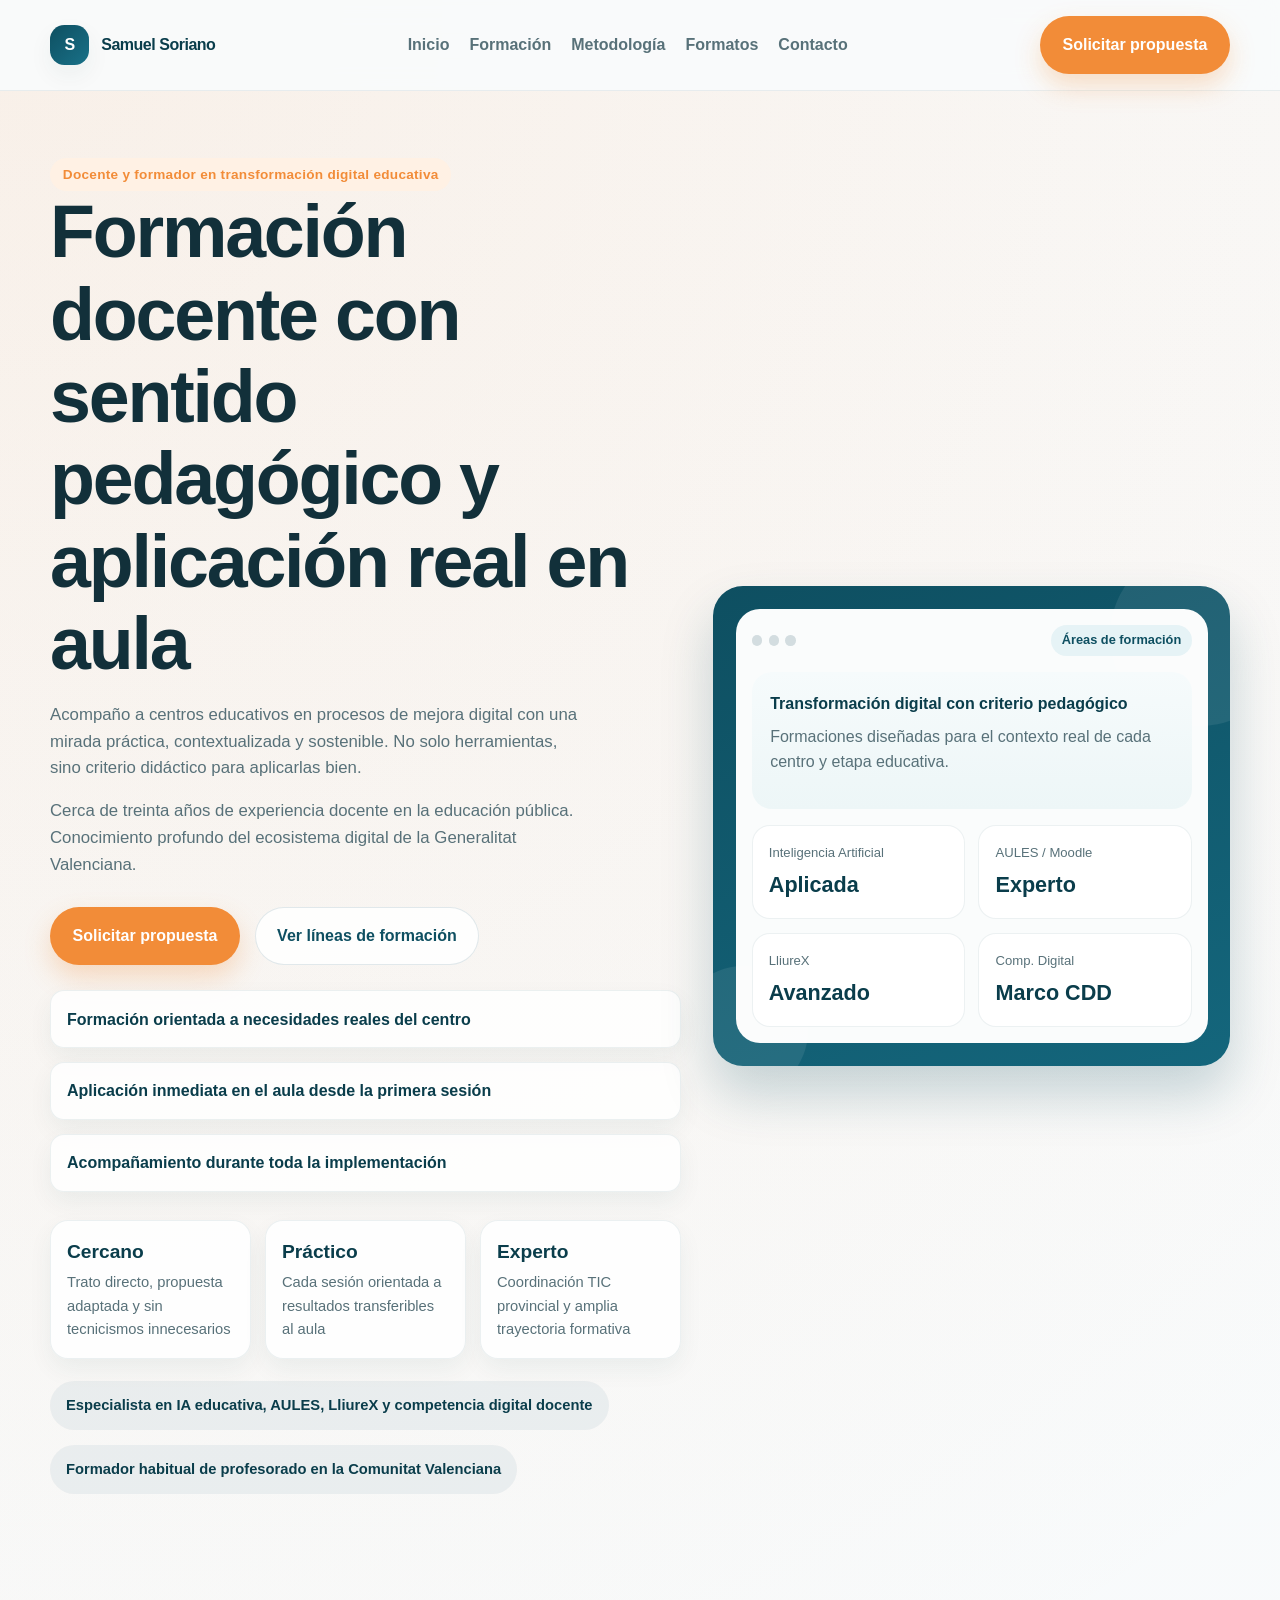
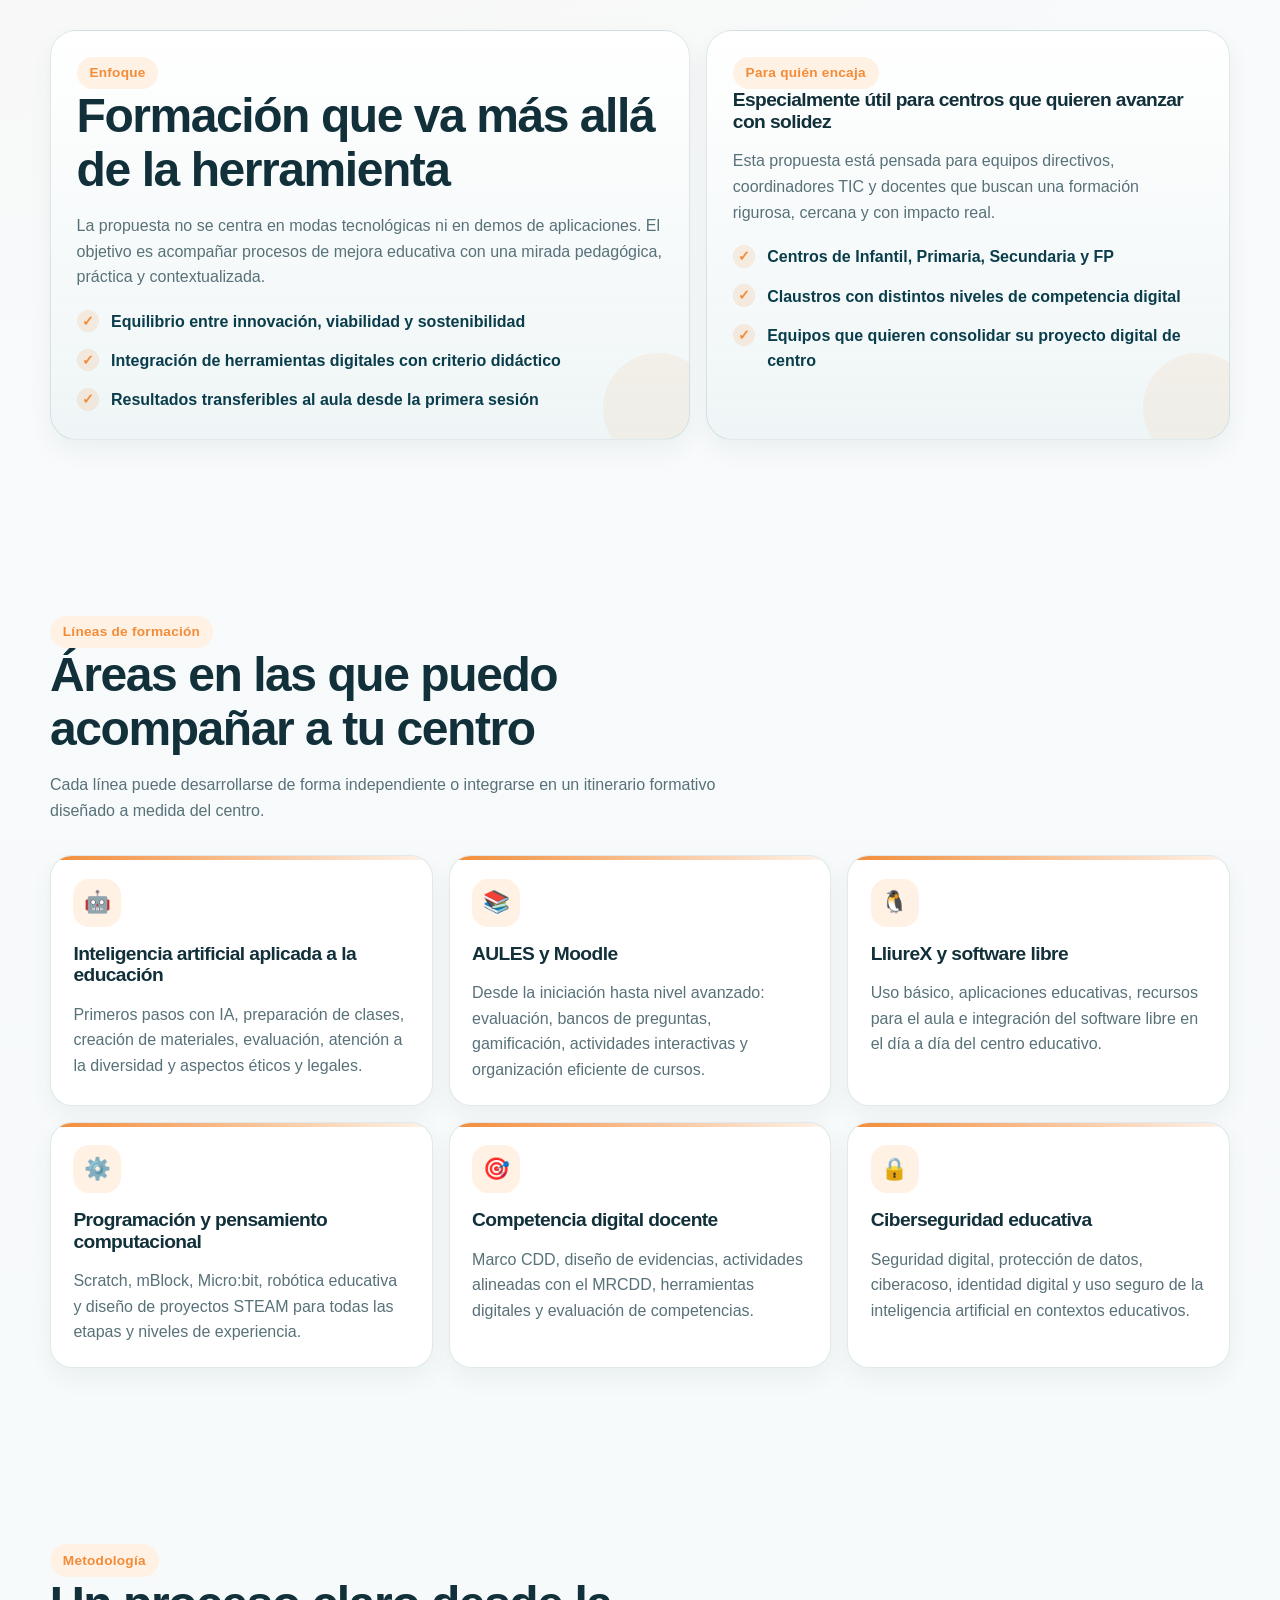
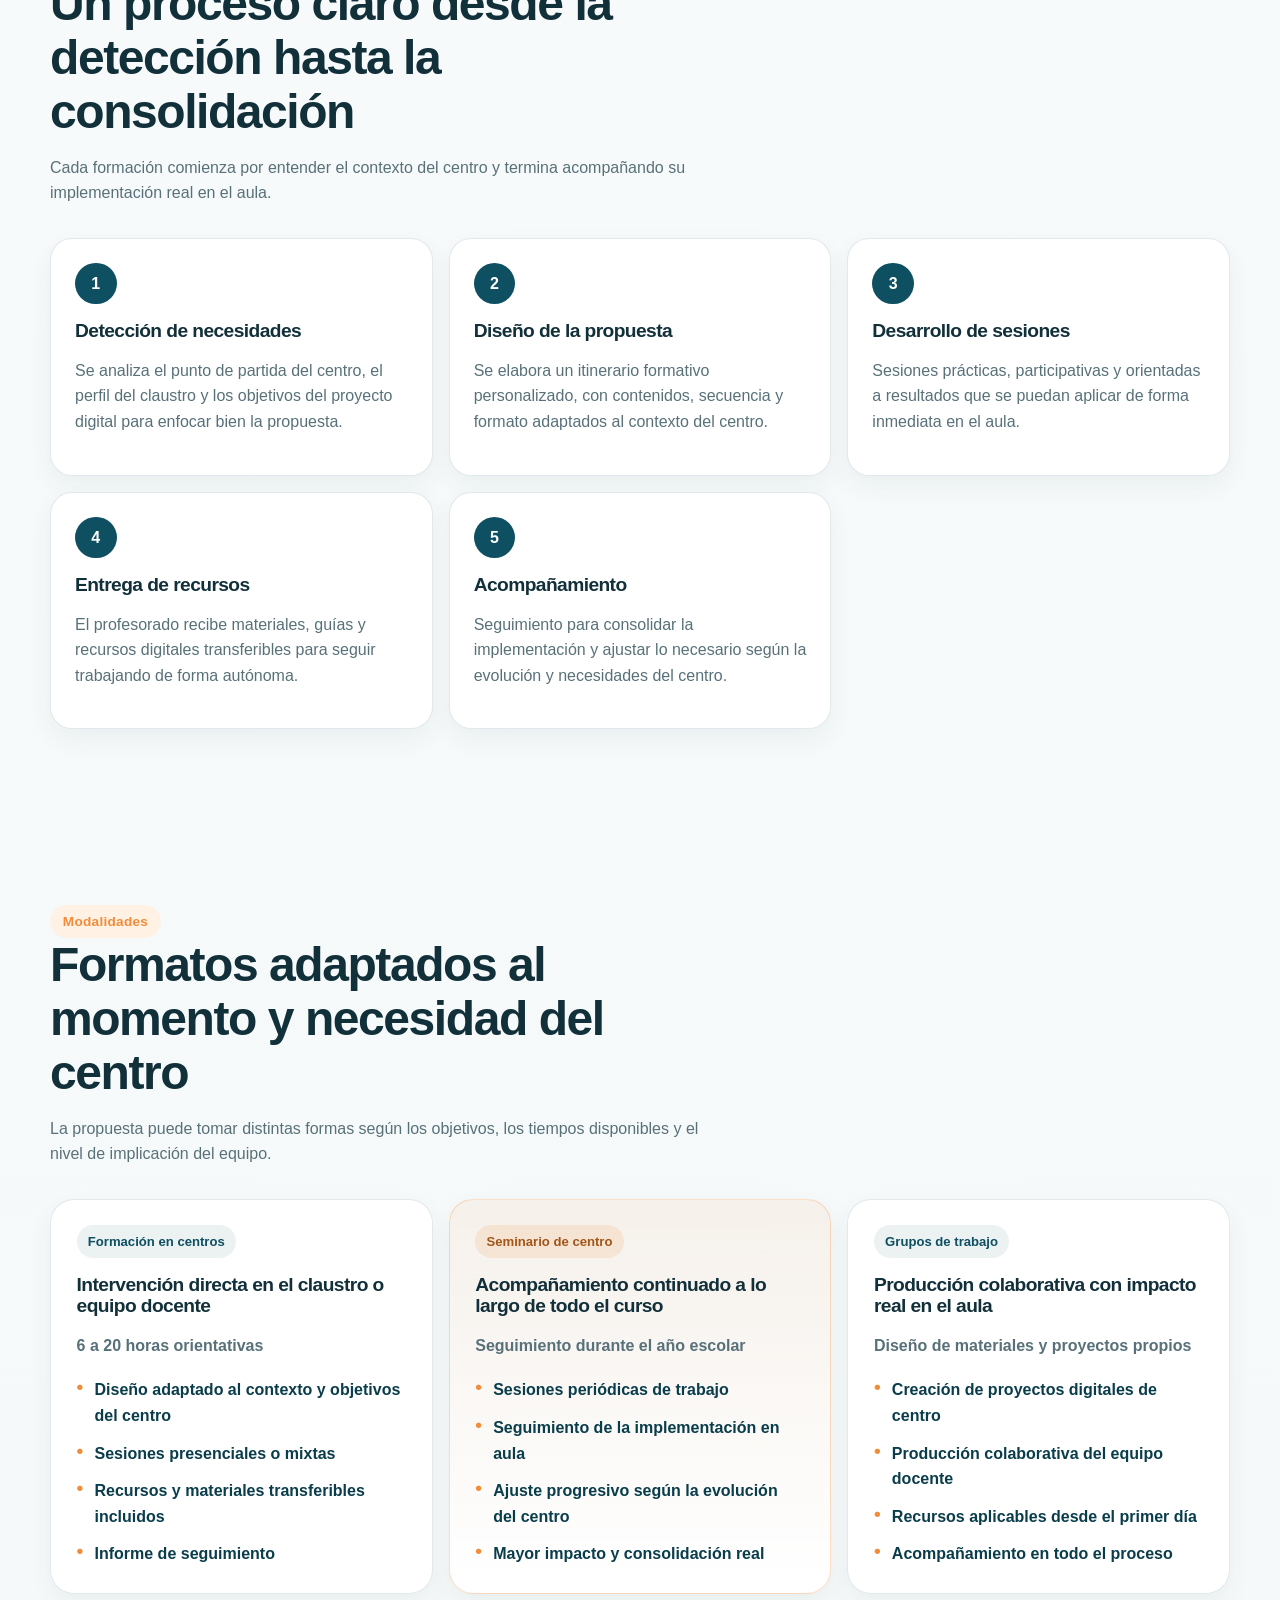
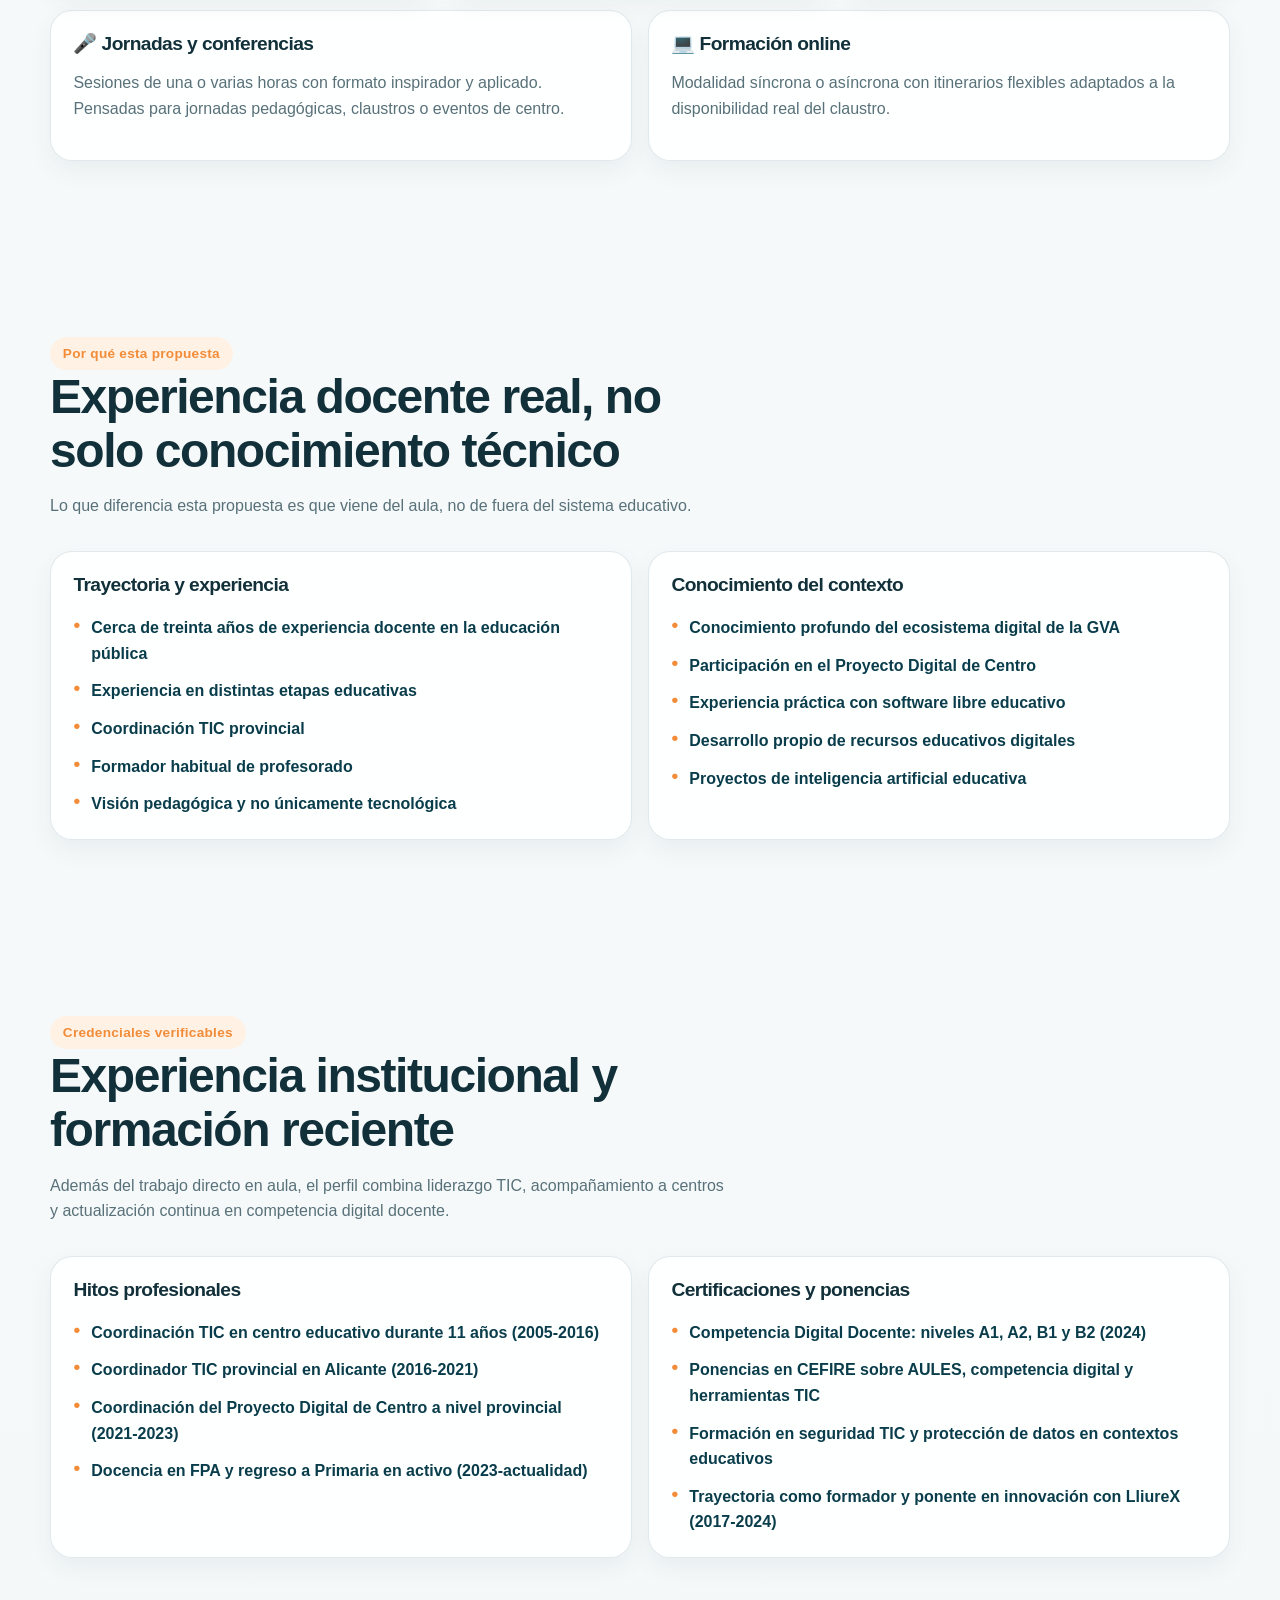
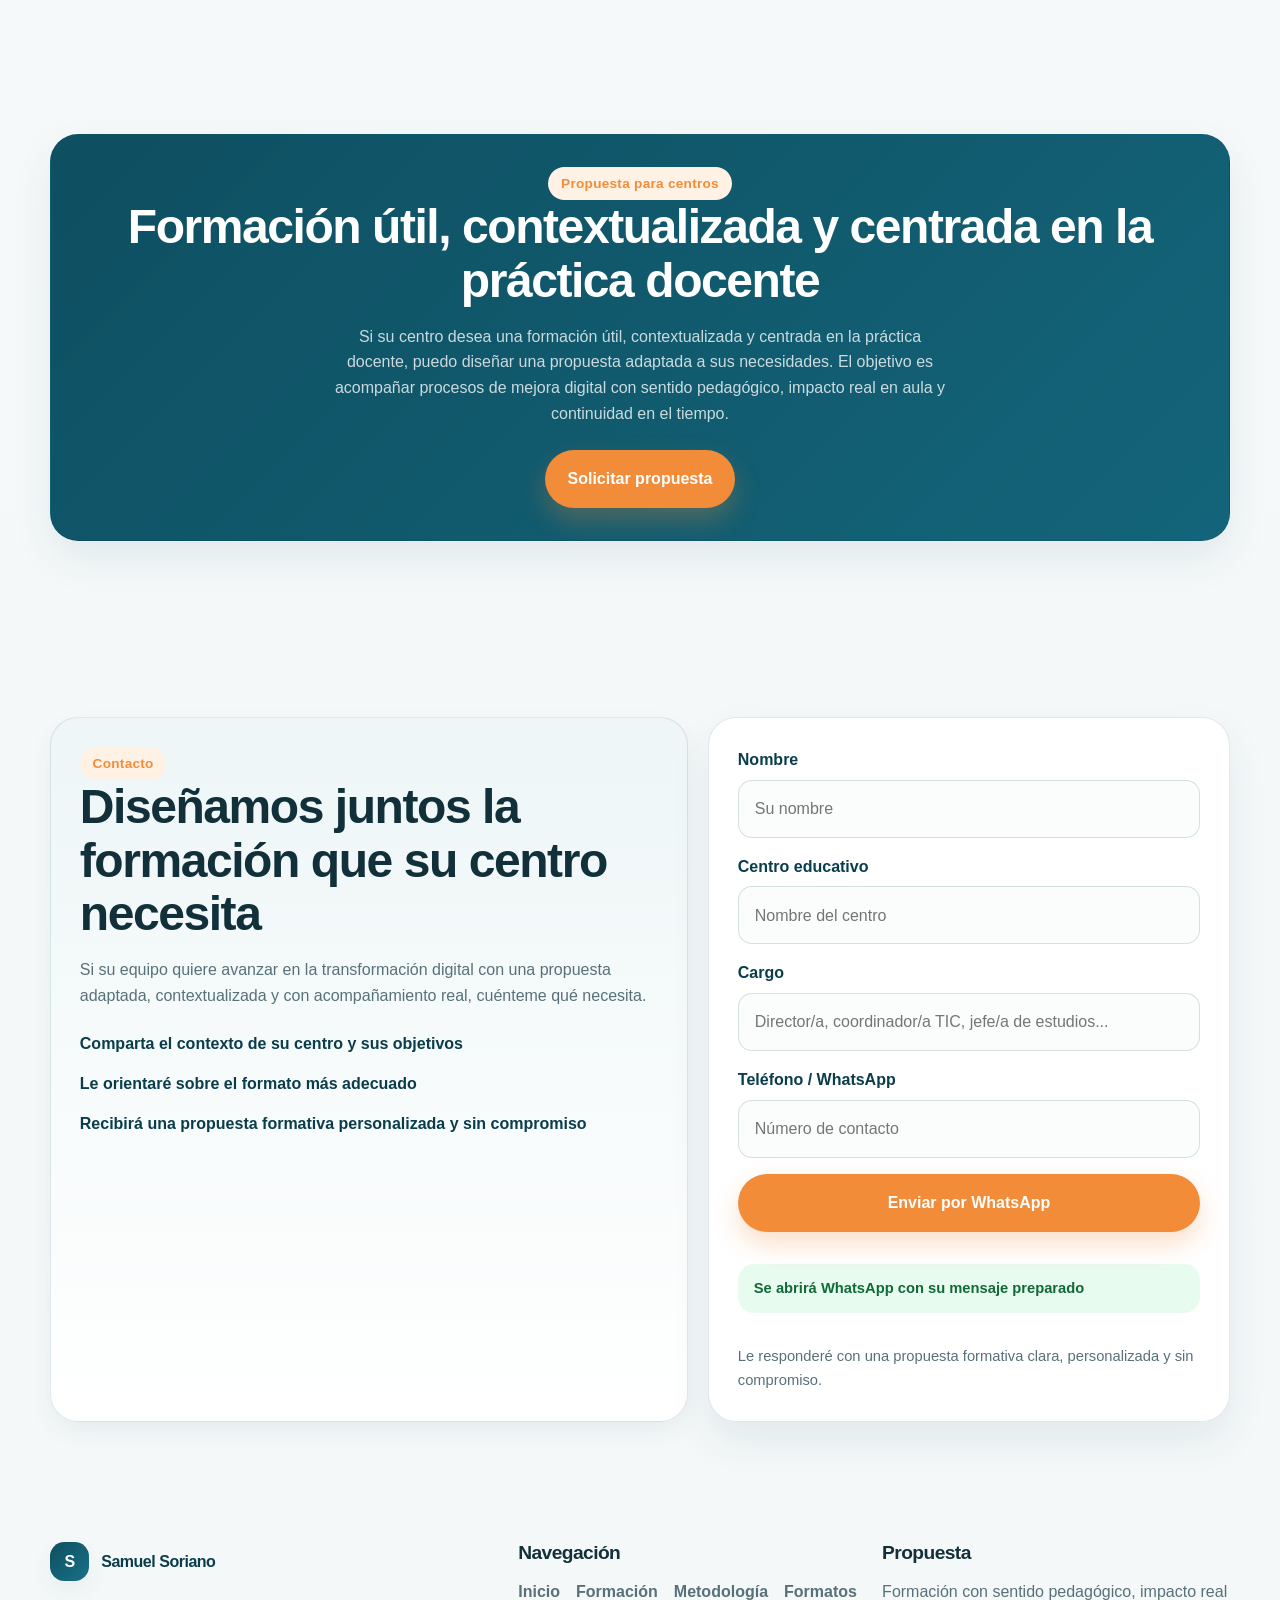
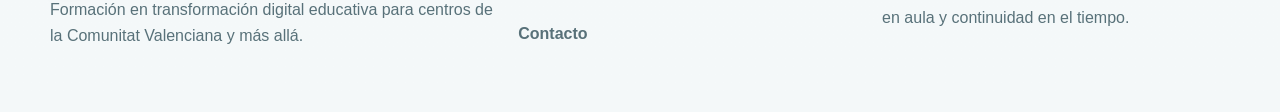
<file: index.html>
<!DOCTYPE html>
<html lang="es">
  <head>
    <meta charset="UTF-8" />
    <meta name="viewport" content="width=device-width, initial-scale=1.0" />
    <meta
      name="description"
      content="Samuel Soriano, docente y formador con cerca de treinta años de experiencia, ofrece formaciones en transformación digital educativa adaptadas a centros. IA, AULES, LliureX, competencia digital y más."
    />
    <link rel="icon" type="image/svg+xml" href="favicon.svg" />
    <title>Samuel Soriano | Formación en Transformación Digital Educativa</title>
    <link rel="stylesheet" href="styles.css" />
  </head>
  <body>
    <header class="site-header">
      <div class="container header-inner">
        <a class="brand" href="#inicio" aria-label="Ir al inicio">
          <span class="brand-mark">S</span>
          <span>Samuel Soriano</span>
        </a>
        <nav class="nav" aria-label="Principal">
          <a href="#inicio">Inicio</a>
          <a href="#formacion">Formación</a>
          <a href="#metodologia">Metodología</a>
          <a href="#formatos">Formatos</a>
          <a href="#contacto">Contacto</a>
        </nav>
        <a class="btn header-cta" href="#contacto">Solicitar propuesta</a>
      </div>
    </header>

    <main>
      <section class="hero" id="inicio">
        <div class="container hero-shell hero-grid">
          <div class="hero-copy">
            <span class="eyebrow">Docente y formador en transformación digital educativa</span>
            <h1>Formación docente con sentido pedagógico y aplicación real en aula</h1>
            <p>
              Acompaño a centros educativos en procesos de mejora digital con una
              mirada práctica, contextualizada y sostenible. No solo herramientas,
              sino criterio didáctico para aplicarlas bien.
            </p>
            <p>
              Cerca de treinta años de experiencia docente en la educación pública.
              Conocimiento profundo del ecosistema digital de la Generalitat Valenciana.
            </p>
            <div class="hero-actions">
              <a class="btn" href="#contacto">Solicitar propuesta</a>
              <a class="btn-secondary" href="#formacion">Ver líneas de formación</a>
            </div>
            <div class="hero-points">
              <span>Formación orientada a necesidades reales del centro</span>
              <span>Aplicación inmediata en el aula desde la primera sesión</span>
              <span>Acompañamiento durante toda la implementación</span>
            </div>
            <div class="hero-trust" aria-label="Puntos clave del servicio">
              <span><strong>Cercano</strong> Trato directo, propuesta adaptada y sin tecnicismos innecesarios</span>
              <span><strong>Práctico</strong> Cada sesión orientada a resultados transferibles al aula</span>
              <span><strong>Experto</strong> Coordinación TIC provincial y amplia trayectoria formativa</span>
            </div>
            <div class="mini-proof" aria-label="Especialidades">
              <span>Especialista en IA educativa, AULES, LliureX y competencia digital docente</span>
              <span>Formador habitual de profesorado en la Comunitat Valenciana</span>
            </div>
          </div>
          <div class="hero-visual" aria-hidden="true">
            <div class="mockup-card">
              <div class="mockup-window">
                <div class="mockup-topbar">
                  <div class="dots"><i></i><i></i><i></i></div>
                  <span class="mockup-badge">Áreas de formación</span>
                </div>
                <div class="mockup-layout">
                  <div class="mockup-main">
                    <strong>Transformación digital con criterio pedagógico</strong>
                    <p>Formaciones diseñadas para el contexto real de cada centro y etapa educativa.</p>
                  </div>
                  <div class="mockup-metrics">
                    <div class="metric"><span>Inteligencia Artificial</span><strong>Aplicada</strong></div>
                    <div class="metric"><span>AULES / Moodle</span><strong>Experto</strong></div>
                    <div class="metric"><span>LliureX</span><strong>Avanzado</strong></div>
                    <div class="metric"><span>Comp. Digital</span><strong>Marco CDD</strong></div>
                  </div>
                </div>
              </div>
            </div>
          </div>
        </div>
      </section>

      <section class="section problem-strip" aria-labelledby="enfoque-titulo">
        <div class="container">
          <div class="problem-grid">
            <div class="problem-card">
              <span class="eyebrow">Enfoque</span>
              <h2 id="enfoque-titulo">Formación que va más allá de la herramienta</h2>
              <p>
                La propuesta no se centra en modas tecnológicas ni en demos de
                aplicaciones. El objetivo es acompañar procesos de mejora educativa
                con una mirada pedagógica, práctica y contextualizada.
              </p>
              <div class="problem-list">
                <span>Equilibrio entre innovación, viabilidad y sostenibilidad</span>
                <span>Integración de herramientas digitales con criterio didáctico</span>
                <span>Resultados transferibles al aula desde la primera sesión</span>
              </div>
            </div>
            <div class="problem-card">
              <span class="eyebrow">Para quién encaja</span>
              <h3>Especialmente útil para centros que quieren avanzar con solidez</h3>
              <p>
                Esta propuesta está pensada para equipos directivos, coordinadores TIC
                y docentes que buscan una formación rigurosa, cercana y con impacto real.
              </p>
              <div class="problem-list">
                <span>Centros de Infantil, Primaria, Secundaria y FP</span>
                <span>Claustros con distintos niveles de competencia digital</span>
                <span>Equipos que quieren consolidar su proyecto digital de centro</span>
              </div>
            </div>
          </div>
        </div>
      </section>

      <section class="section" id="formacion" aria-labelledby="formacion-titulo">
        <div class="container">
          <div class="section-header">
            <span class="eyebrow">Líneas de formación</span>
            <h2 id="formacion-titulo">Áreas en las que puedo acompañar a tu centro</h2>
            <p>
              Cada línea puede desarrollarse de forma independiente o integrarse en
              un itinerario formativo diseñado a medida del centro.
            </p>
          </div>
          <div class="training-grid">
            <article class="card">
              <div class="icon-box">🤖</div>
              <h3>Inteligencia artificial aplicada a la educación</h3>
              <p>
                Primeros pasos con IA, preparación de clases, creación de materiales,
                evaluación, atención a la diversidad y aspectos éticos y legales.
              </p>
            </article>
            <article class="card">
              <div class="icon-box">📚</div>
              <h3>AULES y Moodle</h3>
              <p>
                Desde la iniciación hasta nivel avanzado: evaluación, bancos de
                preguntas, gamificación, actividades interactivas y organización
                eficiente de cursos.
              </p>
            </article>
            <article class="card">
              <div class="icon-box">🐧</div>
              <h3>LliureX y software libre</h3>
              <p>
                Uso básico, aplicaciones educativas, recursos para el aula e
                integración del software libre en el día a día del centro educativo.
              </p>
            </article>
            <article class="card">
              <div class="icon-box">⚙️</div>
              <h3>Programación y pensamiento computacional</h3>
              <p>
                Scratch, mBlock, Micro:bit, robótica educativa y diseño de proyectos
                STEAM para todas las etapas y niveles de experiencia.
              </p>
            </article>
            <article class="card">
              <div class="icon-box">🎯</div>
              <h3>Competencia digital docente</h3>
              <p>
                Marco CDD, diseño de evidencias, actividades alineadas con el MRCDD,
                herramientas digitales y evaluación de competencias.
              </p>
            </article>
            <article class="card">
              <div class="icon-box">🔒</div>
              <h3>Ciberseguridad educativa</h3>
              <p>
                Seguridad digital, protección de datos, ciberacoso, identidad digital
                y uso seguro de la inteligencia artificial en contextos educativos.
              </p>
            </article>
          </div>
        </div>
      </section>

      <section class="section" id="metodologia" aria-labelledby="metodologia-titulo">
        <div class="container">
          <div class="section-header">
            <span class="eyebrow">Metodología</span>
            <h2 id="metodologia-titulo">Un proceso claro desde la detección hasta la consolidación</h2>
            <p>
              Cada formación comienza por entender el contexto del centro y termina
              acompañando su implementación real en el aula.
            </p>
          </div>
          <div class="steps">
            <article class="step">
              <span class="step-number">1</span>
              <h3>Detección de necesidades</h3>
              <p>
                Se analiza el punto de partida del centro, el perfil del claustro y
                los objetivos del proyecto digital para enfocar bien la propuesta.
              </p>
            </article>
            <article class="step">
              <span class="step-number">2</span>
              <h3>Diseño de la propuesta</h3>
              <p>
                Se elabora un itinerario formativo personalizado, con contenidos,
                secuencia y formato adaptados al contexto del centro.
              </p>
            </article>
            <article class="step">
              <span class="step-number">3</span>
              <h3>Desarrollo de sesiones</h3>
              <p>
                Sesiones prácticas, participativas y orientadas a resultados que
                se puedan aplicar de forma inmediata en el aula.
              </p>
            </article>
            <article class="step">
              <span class="step-number">4</span>
              <h3>Entrega de recursos</h3>
              <p>
                El profesorado recibe materiales, guías y recursos digitales
                transferibles para seguir trabajando de forma autónoma.
              </p>
            </article>
            <article class="step">
              <span class="step-number">5</span>
              <h3>Acompañamiento</h3>
              <p>
                Seguimiento para consolidar la implementación y ajustar lo necesario
                según la evolución y necesidades del centro.
              </p>
            </article>
          </div>
        </div>
      </section>

      <section class="section" id="formatos" aria-labelledby="formatos-titulo">
        <div class="container">
          <div class="section-header">
            <span class="eyebrow">Modalidades</span>
            <h2 id="formatos-titulo">Formatos adaptados al momento y necesidad del centro</h2>
            <p>
              La propuesta puede tomar distintas formas según los objetivos, los
              tiempos disponibles y el nivel de implicación del equipo.
            </p>
          </div>
          <div class="plans-grid">
            <article class="plan-card">
              <span class="plan-tag">Formación en centros</span>
              <h3>Intervención directa en el claustro o equipo docente</h3>
              <p class="plan-monthly">6 a 20 horas orientativas</p>
              <div class="plan-features">
                <span>Diseño adaptado al contexto y objetivos del centro</span>
                <span>Sesiones presenciales o mixtas</span>
                <span>Recursos y materiales transferibles incluidos</span>
                <span>Informe de seguimiento</span>
              </div>
            </article>
            <article class="plan-card featured">
              <span class="plan-tag">Seminario de centro</span>
              <h3>Acompañamiento continuado a lo largo de todo el curso</h3>
              <p class="plan-monthly">Seguimiento durante el año escolar</p>
              <div class="plan-features">
                <span>Sesiones periódicas de trabajo</span>
                <span>Seguimiento de la implementación en aula</span>
                <span>Ajuste progresivo según la evolución del centro</span>
                <span>Mayor impacto y consolidación real</span>
              </div>
            </article>
            <article class="plan-card">
              <span class="plan-tag">Grupos de trabajo</span>
              <h3>Producción colaborativa con impacto real en el aula</h3>
              <p class="plan-monthly">Diseño de materiales y proyectos propios</p>
              <div class="plan-features">
                <span>Creación de proyectos digitales de centro</span>
                <span>Producción colaborativa del equipo docente</span>
                <span>Recursos aplicables desde el primer día</span>
                <span>Acompañamiento en todo el proceso</span>
              </div>
            </article>
          </div>
          <div class="coverage-grid" style="margin-top: 1rem;">
            <article class="card">
              <h3>🎤 Jornadas y conferencias</h3>
              <p>
                Sesiones de una o varias horas con formato inspirador y aplicado.
                Pensadas para jornadas pedagógicas, claustros o eventos de centro.
              </p>
            </article>
            <article class="card">
              <h3>💻 Formación online</h3>
              <p>
                Modalidad síncrona o asíncrona con itinerarios flexibles adaptados
                a la disponibilidad real del claustro.
              </p>
            </article>
          </div>
        </div>
      </section>

      <section class="section" aria-labelledby="diferencial-titulo">
        <div class="container">
          <div class="section-header">
            <span class="eyebrow">Por qué esta propuesta</span>
            <h2 id="diferencial-titulo">Experiencia docente real, no solo conocimiento técnico</h2>
            <p>
              Lo que diferencia esta propuesta es que viene del aula, no de fuera
              del sistema educativo.
            </p>
          </div>
          <div class="coverage-grid">
            <article class="card">
              <h3>Trayectoria y experiencia</h3>
              <div class="coverage-list">
                <span>Cerca de treinta años de experiencia docente en la educación pública</span>
                <span>Experiencia en distintas etapas educativas</span>
                <span>Coordinación TIC provincial</span>
                <span>Formador habitual de profesorado</span>
                <span>Visión pedagógica y no únicamente tecnológica</span>
              </div>
            </article>
            <article class="card">
              <h3>Conocimiento del contexto</h3>
              <div class="coverage-list">
                <span>Conocimiento profundo del ecosistema digital de la GVA</span>
                <span>Participación en el Proyecto Digital de Centro</span>
                <span>Experiencia práctica con software libre educativo</span>
                <span>Desarrollo propio de recursos educativos digitales</span>
                <span>Proyectos de inteligencia artificial educativa</span>
              </div>
            </article>
          </div>
        </div>
      </section>

      <section class="section" aria-labelledby="credenciales-titulo">
        <div class="container">
          <div class="section-header">
            <span class="eyebrow">Credenciales verificables</span>
            <h2 id="credenciales-titulo">Experiencia institucional y formación reciente</h2>
            <p>
              Además del trabajo directo en aula, el perfil combina liderazgo TIC,
              acompañamiento a centros y actualización continua en competencia digital docente.
            </p>
          </div>
          <div class="coverage-grid">
            <article class="card">
              <h3>Hitos profesionales</h3>
              <div class="coverage-list">
                <span>Coordinación TIC en centro educativo durante 11 años (2005-2016)</span>
                <span>Coordinador TIC provincial en Alicante (2016-2021)</span>
                <span>Coordinación del Proyecto Digital de Centro a nivel provincial (2021-2023)</span>
                <span>Docencia en FPA y regreso a Primaria en activo (2023-actualidad)</span>
              </div>
            </article>
            <article class="card">
              <h3>Certificaciones y ponencias</h3>
              <div class="coverage-list">
                <span>Competencia Digital Docente: niveles A1, A2, B1 y B2 (2024)</span>
                <span>Ponencias en CEFIRE sobre AULES, competencia digital y herramientas TIC</span>
                <span>Formación en seguridad TIC y protección de datos en contextos educativos</span>
                <span>Trayectoria como formador y ponente en innovación con LliureX (2017-2024)</span>
              </div>
            </article>
          </div>
        </div>
      </section>

      <section class="section" aria-labelledby="cta-titulo">
        <div class="container">
          <div class="cta-box">
            <span class="eyebrow">Propuesta para centros</span>
            <h2 id="cta-titulo">Formación útil, contextualizada y centrada en la práctica docente</h2>
            <p>
              Si su centro desea una formación útil, contextualizada y centrada en la
              práctica docente, puedo diseñar una propuesta adaptada a sus necesidades.
              El objetivo es acompañar procesos de mejora digital con sentido pedagógico,
              impacto real en aula y continuidad en el tiempo.
            </p>
            <a class="btn" href="#contacto">Solicitar propuesta</a>
          </div>
        </div>
      </section>

      <section class="section" id="contacto" aria-labelledby="contacto-titulo">
        <div class="container contact-wrap">
          <div class="contact-intro">
            <span class="eyebrow">Contacto</span>
            <h2 id="contacto-titulo">Diseñamos juntos la formación que su centro necesita</h2>
            <p>
              Si su equipo quiere avanzar en la transformación digital con una
              propuesta adaptada, contextualizada y con acompañamiento real,
              cuénteme qué necesita.
            </p>
            <div class="contact-list">
              <span>Comparta el contexto de su centro y sus objetivos</span>
              <span>Le orientaré sobre el formato más adecuado</span>
              <span>Recibirá una propuesta formativa personalizada y sin compromiso</span>
            </div>
          </div>
          <div class="contact-box">
            <form id="contact-form" action="#" method="post">
              <div class="hp-field" aria-hidden="true">
                <label for="empresa_web">Empresa web</label>
                <input id="empresa_web" name="empresa_web" type="text" tabindex="-1" autocomplete="off" />
              </div>
              <div>
                <label for="nombre">Nombre</label>
                <input id="nombre" name="nombre" type="text" placeholder="Su nombre" required />
              </div>
              <div>
                <label for="centro">Centro educativo</label>
                <input id="centro" name="centro" type="text" placeholder="Nombre del centro" required />
              </div>
              <div>
                <label for="cargo">Cargo</label>
                <input id="cargo" name="cargo" type="text" placeholder="Director/a, coordinador/a TIC, jefe/a de estudios..." />
              </div>
              <div>
                <label for="telefono">Teléfono / WhatsApp</label>
                <input id="telefono" name="telefono" type="tel" placeholder="Número de contacto" required />
              </div>
              <button class="btn" type="submit">Enviar por WhatsApp</button>
              <p class="whatsapp-note">Se abrirá WhatsApp con su mensaje preparado</p>
              <p class="form-note">
                Le responderé con una propuesta formativa clara, personalizada y sin compromiso.
              </p>
            </form>
          </div>
        </div>
      </section>
    </main>

    <footer class="footer">
      <div class="container footer-grid">
        <div>
          <a class="brand" href="#inicio">
            <span class="brand-mark">S</span>
            <span>Samuel Soriano</span>
          </a>
          <p class="footer-note" style="margin-top: 1rem;">
            Formación en transformación digital educativa para centros de la
            Comunitat Valenciana y más allá.
          </p>
        </div>
        <div>
          <h3>Navegación</h3>
          <div class="footer-links">
            <a href="#inicio">Inicio</a>
            <a href="#formacion">Formación</a>
            <a href="#metodologia">Metodología</a>
            <a href="#formatos">Formatos</a>
            <a href="#contacto">Contacto</a>
          </div>
        </div>
        <div>
          <h3>Propuesta</h3>
          <p class="footer-note">
            Formación con sentido pedagógico, impacto real en aula y
            continuidad en el tiempo.
          </p>
        </div>
      </div>
    </footer>
    <script src="main.js"></script>
  </body>
</html>
</file>
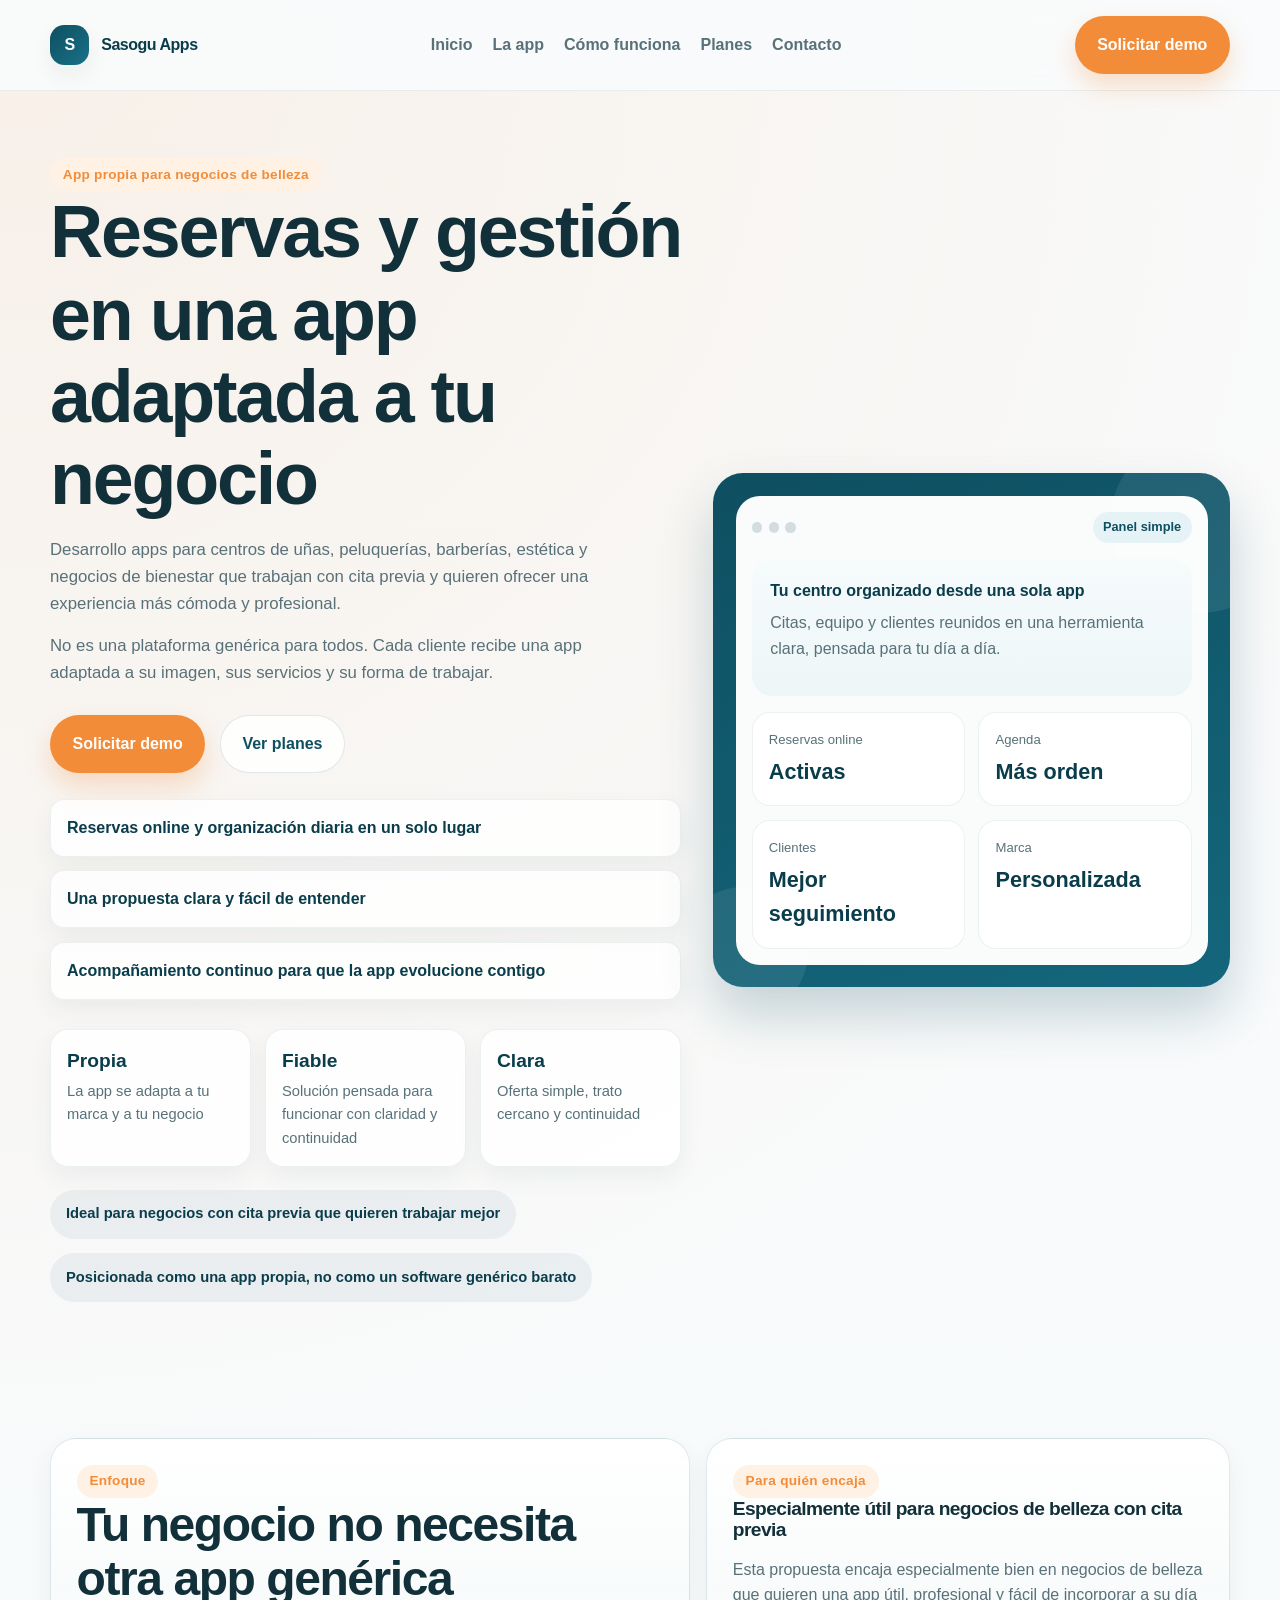
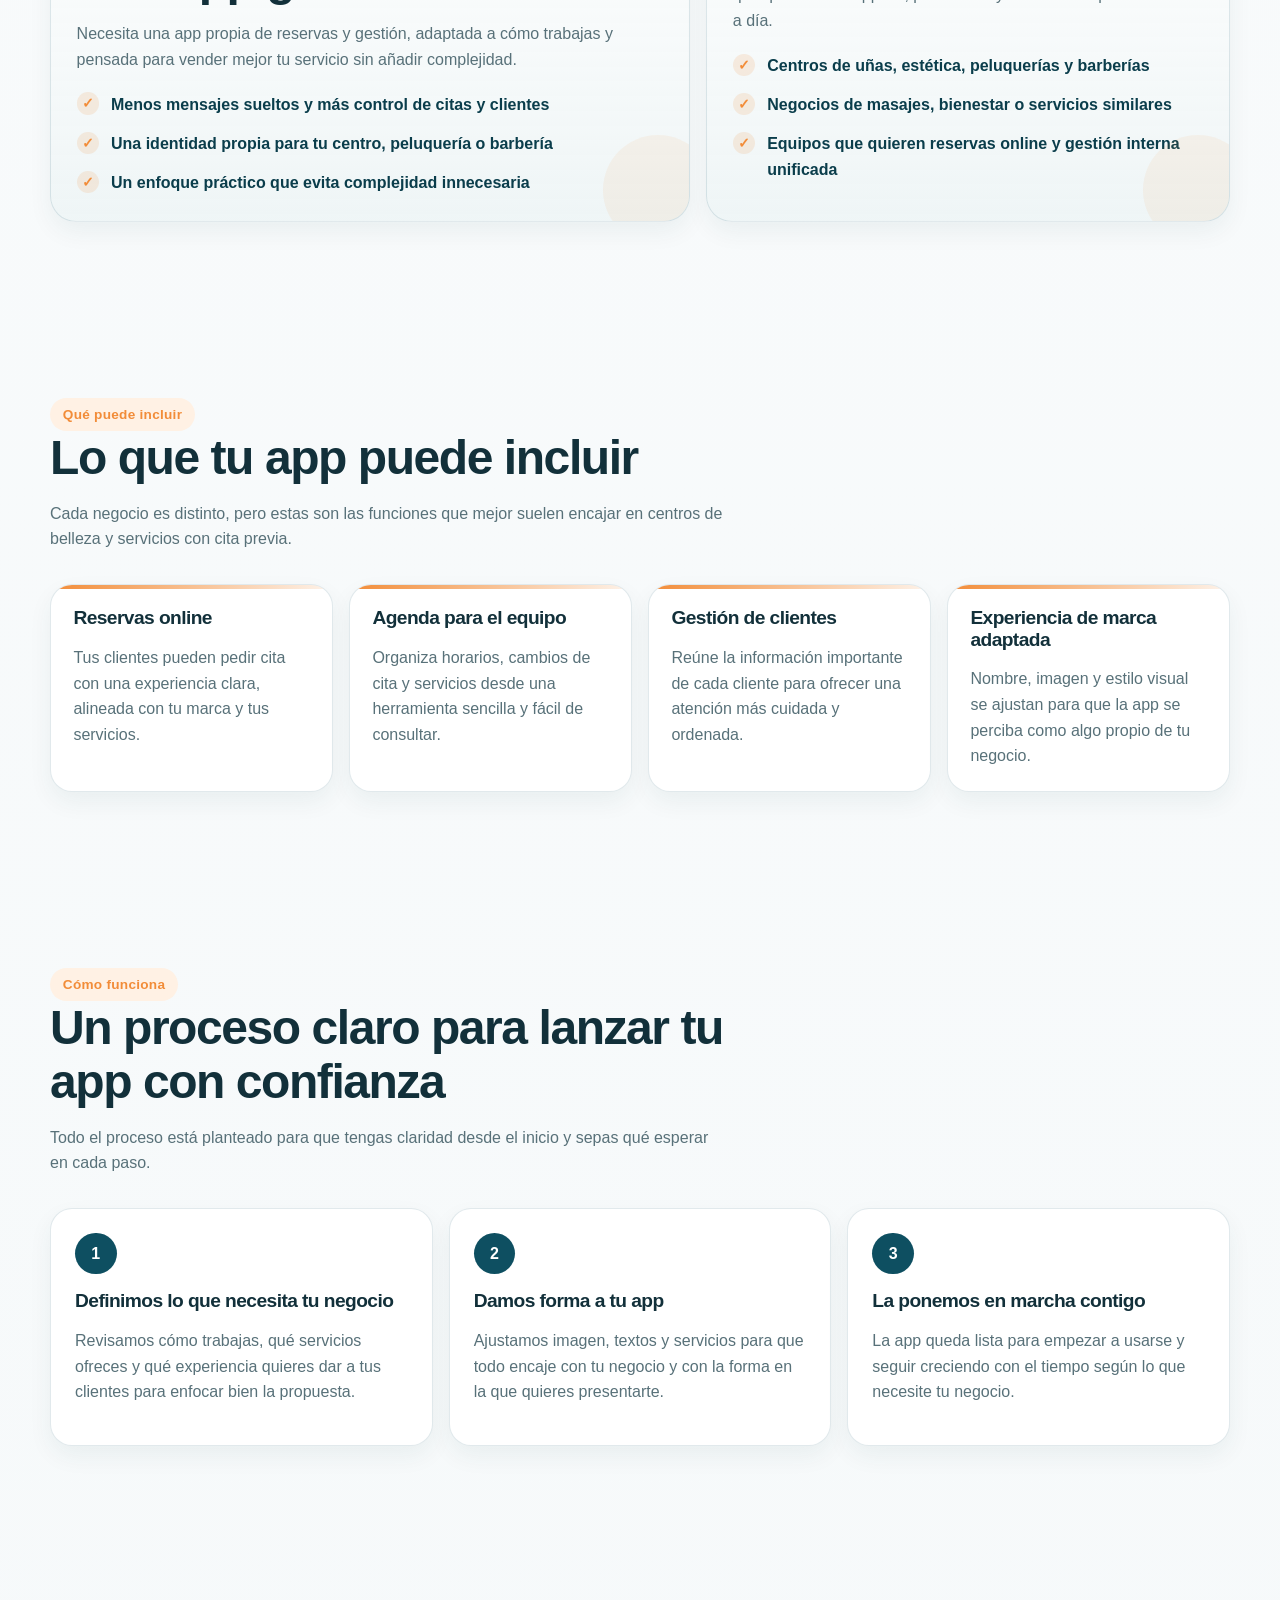
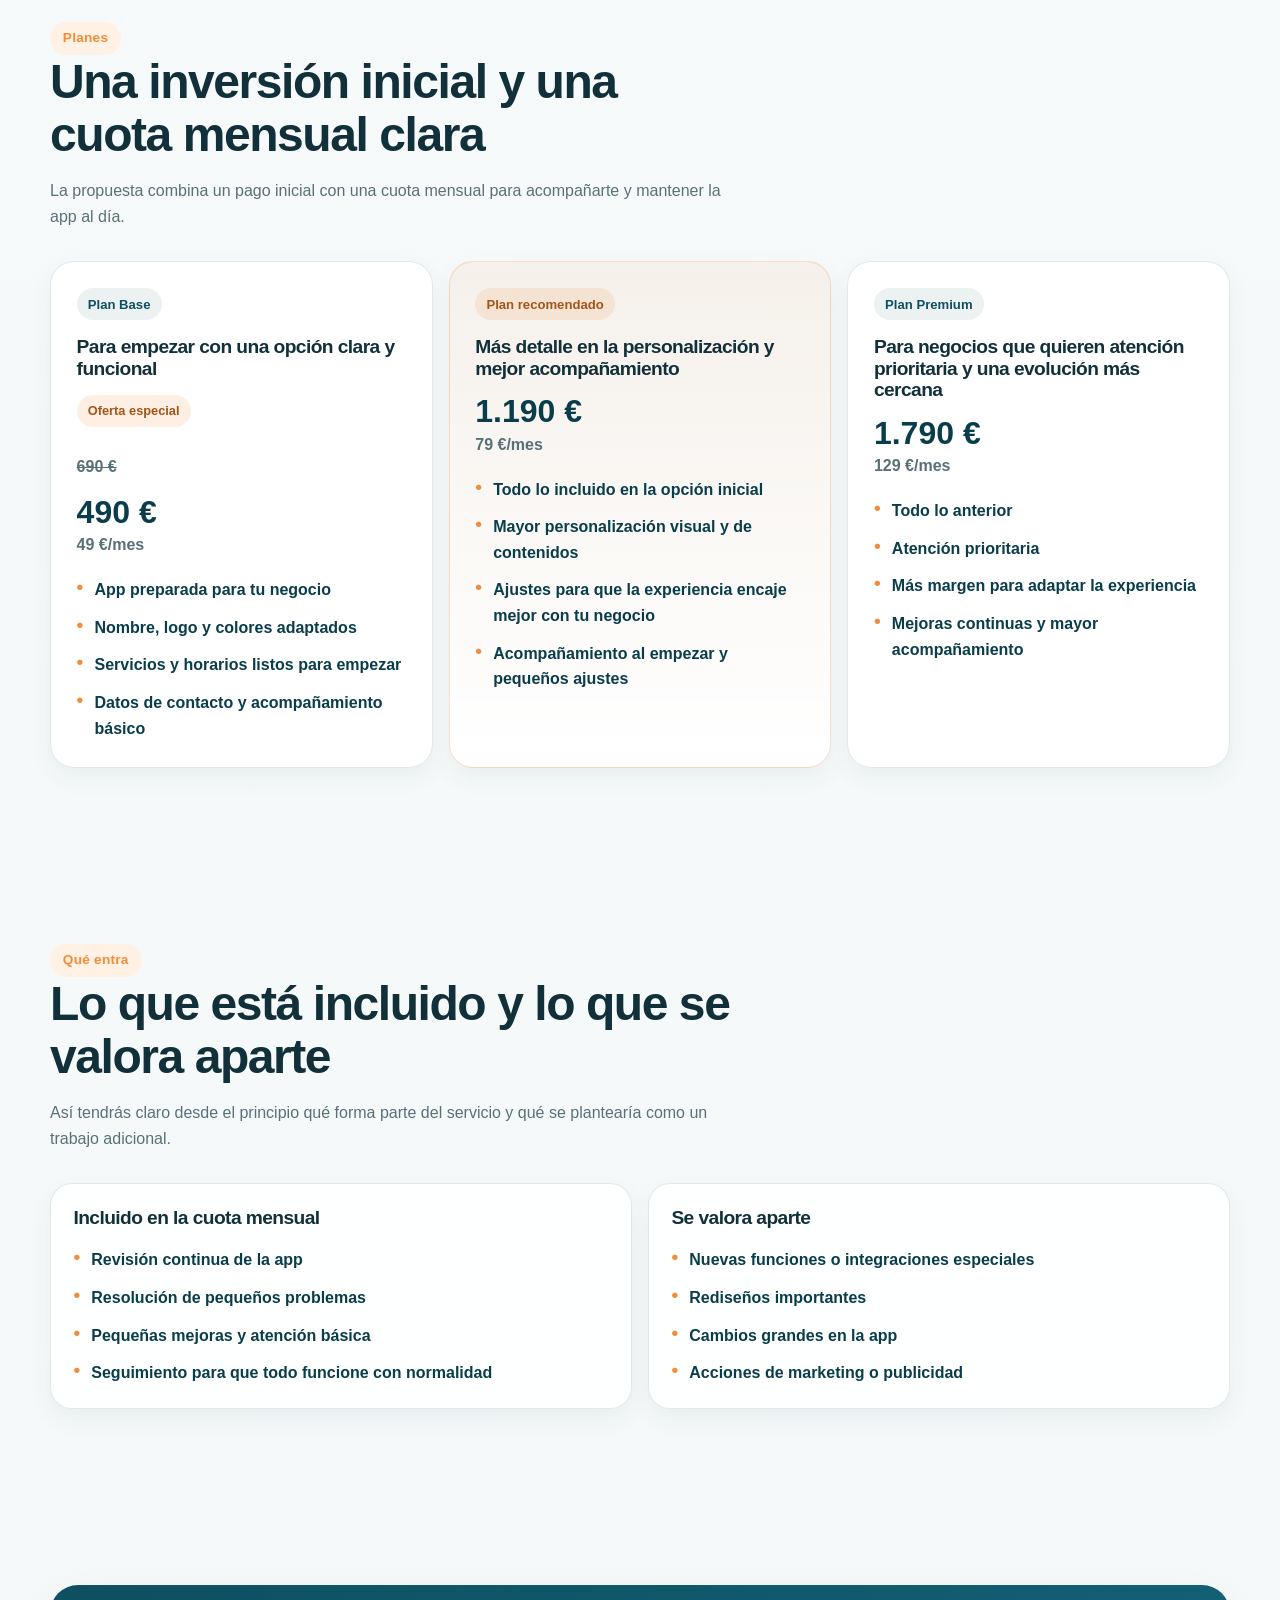
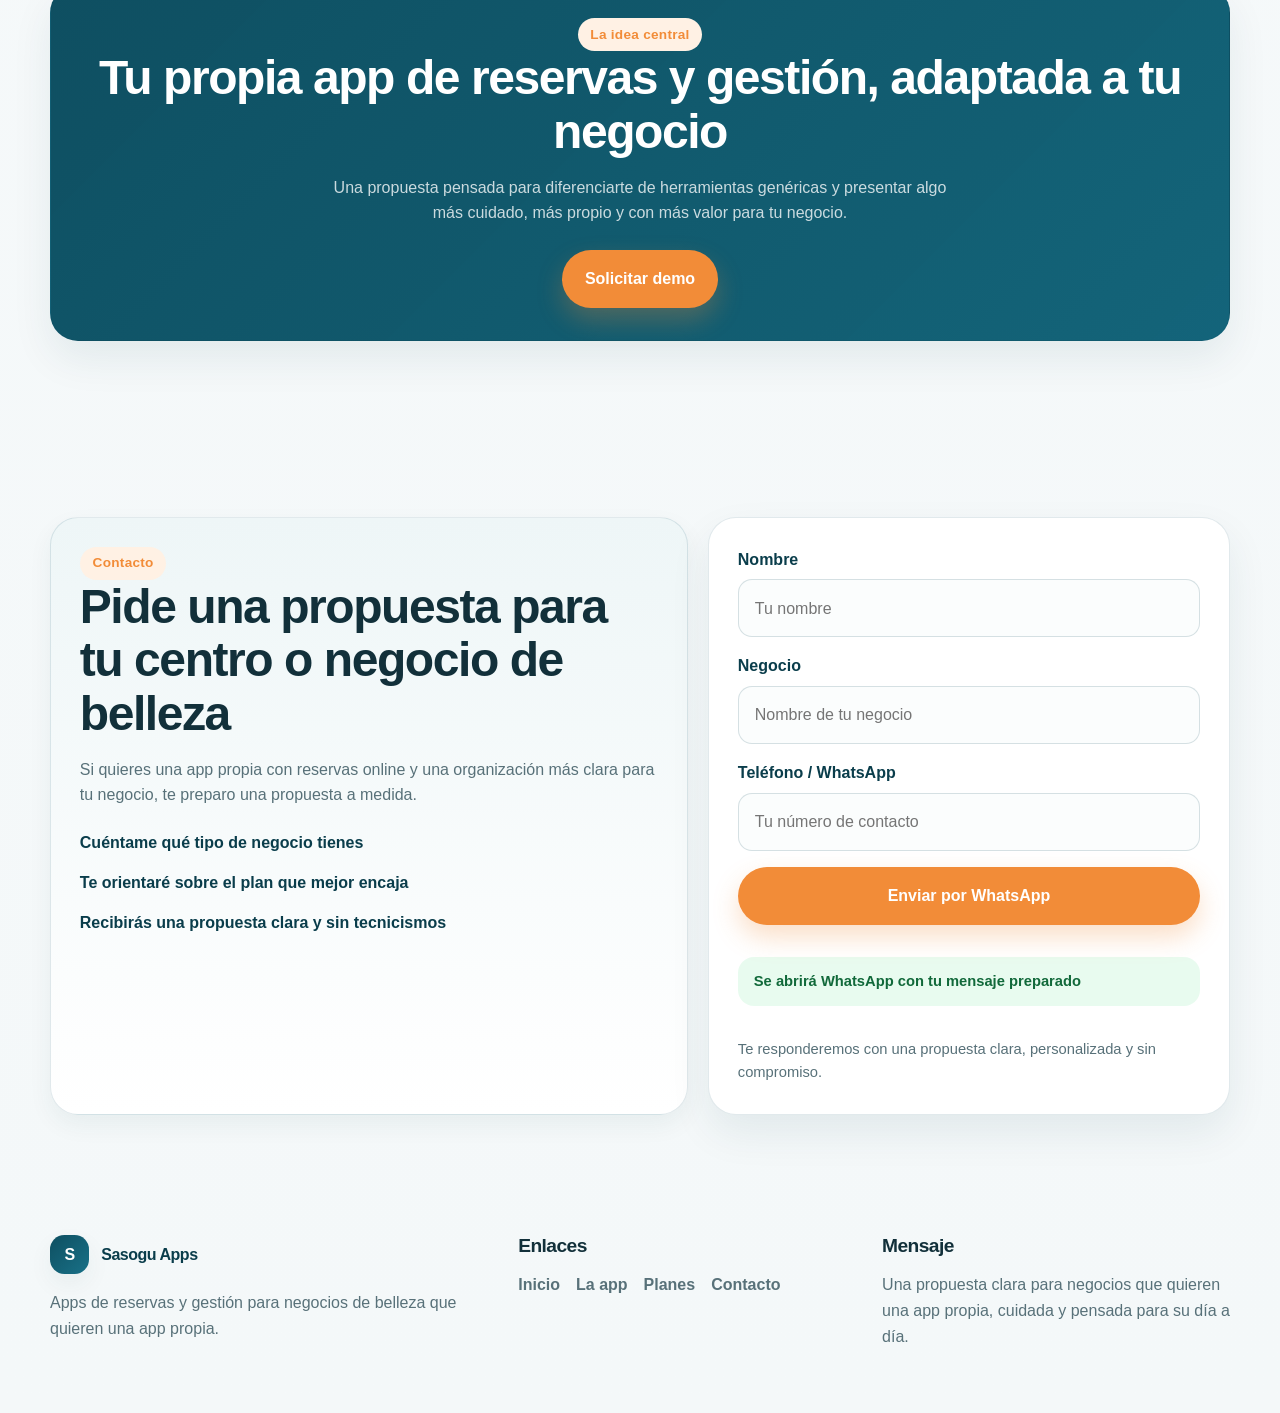
<file: index.backup.html>
<!DOCTYPE html>
<html lang="es">
  <head>
    <meta charset="UTF-8" />
    <meta name="viewport" content="width=device-width, initial-scale=1.0" />
    <meta
      name="description"
      content="Apps de reservas y gestion para centros de belleza, peluquerias, barberias y estetica. Una app propia para tu negocio, con acompanamiento continuo."
    />
    <link rel="icon" type="image/svg+xml" href="favicon.svg" />
    <title>Sasogu Apps | App propia para negocios de belleza</title>
    <style>
      :root {
        --bg: #f4f8f9;
        --surface: #ffffff;
        --surface-soft: #edf4f5;
        --text: #12303a;
        --text-muted: #587179;
        --primary: #0e4f61;
        --primary-strong: #0a3d4b;
        --accent: #f28c38;
        --accent-soft: #fff1e4;
        --border: rgba(14, 79, 97, 0.12);
        --shadow: 0 18px 40px rgba(10, 61, 75, 0.08);
        --shadow-soft: 0 10px 24px rgba(10, 61, 75, 0.06);
        --radius: 22px;
        --radius-sm: 14px;
        --max-width: 1180px;
      }

      * {
        box-sizing: border-box;
      }

      html {
        scroll-behavior: smooth;
      }

      body {
        margin: 0;
        font-family: -apple-system, BlinkMacSystemFont, "Segoe UI", sans-serif;
        background:
          radial-gradient(circle at top left, rgba(242, 140, 56, 0.1), transparent 24%),
          linear-gradient(180deg, #f9fbfc 0%, #f4f8f9 100%);
        color: var(--text);
        line-height: 1.6;
      }

      img {
        max-width: 100%;
        display: block;
      }

      a {
        color: inherit;
        text-decoration: none;
      }

      button,
      input {
        font: inherit;
      }

      .container {
        width: min(calc(100% - 2rem), var(--max-width));
        margin: 0 auto;
      }

      .section {
        padding: 4.5rem 0;
      }

      .section-header {
        max-width: 680px;
        margin-bottom: 2rem;
      }

      .eyebrow {
        display: inline-flex;
        align-items: center;
        gap: 0.5rem;
        padding: 0.35rem 0.8rem;
        border-radius: 999px;
        background: var(--accent-soft);
        color: var(--accent);
        font-size: 0.85rem;
        font-weight: 700;
        letter-spacing: 0.02em;
      }

      h1,
      h2,
      h3 {
        margin: 0 0 1rem;
        line-height: 1.12;
        letter-spacing: -0.03em;
      }

      h1 {
        font-size: clamp(2.5rem, 6vw, 4.6rem);
      }

      h2 {
        font-size: clamp(2rem, 4vw, 3rem);
      }

      h3 {
        font-size: 1.2rem;
      }

      p {
        margin: 0 0 1rem;
        color: var(--text-muted);
      }

      .btn,
      .btn-secondary {
        display: inline-flex;
        align-items: center;
        justify-content: center;
        gap: 0.55rem;
        min-height: 3.2rem;
        padding: 0.95rem 1.35rem;
        border-radius: 999px;
        border: 1px solid transparent;
        font-weight: 700;
        transition:
          transform 0.2s ease,
          box-shadow 0.2s ease,
          background 0.2s ease,
          color 0.2s ease;
      }

      .btn {
        background: var(--accent);
        color: #ffffff;
        box-shadow: 0 12px 26px rgba(242, 140, 56, 0.28);
      }

      .btn:hover,
      .btn:focus-visible {
        transform: translateY(-2px);
        box-shadow: 0 16px 32px rgba(242, 140, 56, 0.35);
      }

      .btn-secondary {
        background: rgba(255, 255, 255, 0.85);
        color: var(--primary);
        border-color: var(--border);
      }

      .btn-secondary:hover,
      .btn-secondary:focus-visible {
        transform: translateY(-2px);
        box-shadow: var(--shadow-soft);
      }

      .site-header {
        position: sticky;
        top: 0;
        z-index: 20;
        background: rgba(249, 251, 252, 0.9);
        backdrop-filter: blur(14px);
        border-bottom: 1px solid rgba(14, 79, 97, 0.08);
      }

      .header-inner {
        display: flex;
        flex-wrap: wrap;
        align-items: center;
        justify-content: space-between;
        gap: 1rem;
        padding: 1rem 0;
      }

      .brand {
        display: inline-flex;
        align-items: center;
        gap: 0.75rem;
        font-weight: 800;
        letter-spacing: -0.03em;
        color: var(--primary-strong);
      }

      .brand-mark {
        width: 2.45rem;
        height: 2.45rem;
        border-radius: 0.9rem;
        background:
          linear-gradient(135deg, var(--primary), #197188),
          var(--primary);
        color: #ffffff;
        display: grid;
        place-items: center;
        box-shadow: var(--shadow-soft);
      }

      .nav {
        display: flex;
        order: 3;
        width: 100%;
        gap: 0.6rem;
        overflow-x: auto;
        padding-bottom: 0.2rem;
        scrollbar-width: none;
      }

      .nav::-webkit-scrollbar {
        display: none;
      }

      .nav a {
        flex: 0 0 auto;
        padding: 0.7rem 0.95rem;
        border-radius: 999px;
        background: rgba(255, 255, 255, 0.8);
        border: 1px solid rgba(14, 79, 97, 0.08);
        color: var(--text-muted);
        font-weight: 600;
      }

      .hero {
        padding: 3.25rem 0 2rem;
      }

      .hero-shell {
        position: relative;
      }

      .hero-grid {
        display: grid;
        gap: 2rem;
        align-items: center;
      }

      .hero-copy p {
        font-size: 1.05rem;
        max-width: 58ch;
      }

      .hero-actions {
        display: flex;
        flex-wrap: wrap;
        gap: 0.9rem;
        margin: 1.75rem 0 1.4rem;
      }

      .hero-points {
        display: grid;
        gap: 0.85rem;
        margin-top: 1.6rem;
      }

      .hero-points span {
        display: flex;
        align-items: center;
        gap: 0.8rem;
        padding: 0.95rem 1rem;
        border-radius: var(--radius-sm);
        background: rgba(255, 255, 255, 0.82);
        border: 1px solid rgba(14, 79, 97, 0.08);
        box-shadow: var(--shadow-soft);
        color: var(--primary-strong);
        font-weight: 600;
      }

      .hero-trust {
        display: grid;
        grid-template-columns: repeat(3, minmax(0, 1fr));
        gap: 0.85rem;
        margin-top: 1.8rem;
      }

      .hero-trust strong {
        display: block;
        margin-bottom: 0.2rem;
        color: var(--primary-strong);
        font-size: 1.2rem;
      }

      .hero-trust span {
        display: block;
        padding: 1rem;
        border-radius: 18px;
        background: rgba(255, 255, 255, 0.84);
        border: 1px solid rgba(14, 79, 97, 0.08);
        box-shadow: var(--shadow-soft);
        color: var(--text-muted);
        font-size: 0.92rem;
      }

      .mini-proof {
        display: grid;
        gap: 0.9rem;
        margin-top: 1.4rem;
      }

      .mini-proof span {
        display: inline-flex;
        align-items: center;
        gap: 0.6rem;
        padding: 0.8rem 1rem;
        width: fit-content;
        border-radius: 999px;
        background: rgba(14, 79, 97, 0.06);
        color: var(--primary-strong);
        font-size: 0.92rem;
        font-weight: 700;
      }

      .hero-visual {
        position: relative;
      }

      .mockup-card {
        position: relative;
        overflow: hidden;
        border-radius: 30px;
        padding: 1.4rem;
        background: linear-gradient(160deg, #0e4f61 0%, #14667c 100%);
        box-shadow: 0 28px 52px rgba(14, 79, 97, 0.22);
      }

      .mockup-card::before,
      .mockup-card::after {
        content: "";
        position: absolute;
        border-radius: 50%;
        background: rgba(255, 255, 255, 0.08);
      }

      .mockup-card::before {
        width: 180px;
        height: 180px;
        top: -40px;
        right: -60px;
      }

      .mockup-card::after {
        width: 130px;
        height: 130px;
        bottom: -30px;
        left: -35px;
      }

      .mockup-window {
        position: relative;
        z-index: 1;
        border-radius: 24px;
        background: rgba(255, 255, 255, 0.98);
        padding: 1rem;
      }

      .mockup-topbar {
        display: flex;
        align-items: center;
        justify-content: space-between;
        margin-bottom: 1rem;
      }

      .dots {
        display: flex;
        gap: 0.4rem;
      }

      .dots i {
        width: 0.65rem;
        height: 0.65rem;
        border-radius: 50%;
        background: #d3dde0;
      }

      .mockup-badge {
        padding: 0.35rem 0.65rem;
        border-radius: 999px;
        background: #e6f3f6;
        color: var(--primary);
        font-size: 0.8rem;
        font-weight: 700;
      }

      .mockup-layout {
        display: grid;
        gap: 1rem;
      }

      .mockup-main {
        padding: 1.15rem;
        border-radius: 20px;
        background: linear-gradient(180deg, #f6fbfc 0%, #edf6f7 100%);
      }

      .mockup-main strong {
        display: block;
        margin-bottom: 0.45rem;
        color: var(--primary-strong);
      }

      .mockup-metrics {
        display: grid;
        grid-template-columns: repeat(2, minmax(0, 1fr));
        gap: 0.85rem;
      }

      .metric {
        padding: 1rem;
        border-radius: 18px;
        background: #ffffff;
        border: 1px solid rgba(14, 79, 97, 0.08);
      }

      .metric span {
        display: block;
        font-size: 0.82rem;
        color: var(--text-muted);
      }

      .metric strong {
        display: block;
        margin-top: 0.3rem;
        font-size: 1.35rem;
        color: var(--primary-strong);
      }

      .problem-grid,
      .services-grid,
      .testimonials-grid,
      .footer-grid {
        display: grid;
        gap: 1rem;
      }

      .card {
        background: rgba(255, 255, 255, 0.9);
        border: 1px solid var(--border);
        border-radius: var(--radius);
        padding: 1.4rem;
        box-shadow: var(--shadow-soft);
      }

      .icon-box {
        width: 3rem;
        height: 3rem;
        border-radius: 1rem;
        display: grid;
        place-items: center;
        background: var(--accent-soft);
        font-size: 1.35rem;
        margin-bottom: 1rem;
      }

      .services-grid .card,
      .testimonial,
      .step,
      .cta-box,
      .contact-box {
        background: var(--surface);
      }

      .services-grid .card {
        position: relative;
        overflow: hidden;
      }

      .services-grid .card::before {
        content: "";
        position: absolute;
        inset: 0 auto auto 0;
        width: 100%;
        height: 4px;
        background: linear-gradient(90deg, var(--accent), rgba(242, 140, 56, 0.1));
      }

      .services-grid .card p:last-child,
      .testimonial p:last-child {
        margin-bottom: 0;
      }

      .steps {
        display: grid;
        gap: 1rem;
      }

      .step {
        position: relative;
        padding: 1.5rem;
        border-radius: var(--radius);
        border: 1px solid var(--border);
        box-shadow: var(--shadow-soft);
      }

      .step-number {
        display: inline-grid;
        place-items: center;
        width: 2.6rem;
        height: 2.6rem;
        margin-bottom: 1rem;
        border-radius: 50%;
        background: var(--primary);
        color: #ffffff;
        font-weight: 800;
      }

      .problem-strip {
        padding-top: 1rem;
      }

      .problem-grid {
        grid-template-columns: 1fr;
      }

      .problem-card {
        position: relative;
        overflow: hidden;
        padding: 1.6rem;
        border-radius: 26px;
        background:
          linear-gradient(180deg, rgba(255, 255, 255, 0.98), rgba(237, 244, 245, 0.88));
        border: 1px solid var(--border);
        box-shadow: var(--shadow-soft);
      }

      .problem-card::after {
        content: "";
        position: absolute;
        inset: auto -1.5rem -1.5rem auto;
        width: 110px;
        height: 110px;
        border-radius: 50%;
        background: rgba(242, 140, 56, 0.08);
      }

      .problem-list {
        display: grid;
        gap: 0.85rem;
        margin-top: 1.2rem;
      }

      .problem-list span {
        display: flex;
        align-items: flex-start;
        gap: 0.75rem;
        color: var(--primary-strong);
        font-weight: 600;
      }

      .problem-list span::before {
        content: "✓";
        flex: 0 0 auto;
        width: 1.4rem;
        height: 1.4rem;
        border-radius: 50%;
        display: inline-grid;
        place-items: center;
        background: rgba(242, 140, 56, 0.14);
        color: var(--accent);
        font-size: 0.9rem;
        margin-top: 0.05rem;
      }

      .cta-box,
      .contact-box {
        border-radius: 28px;
        border: 1px solid var(--border);
        box-shadow: var(--shadow);
      }

      .plans-grid,
      .coverage-grid {
        display: grid;
        gap: 1rem;
      }

      .plan-card {
        position: relative;
        padding: 1.6rem;
        border-radius: 24px;
        border: 1px solid var(--border);
        background: rgba(255, 255, 255, 0.96);
        box-shadow: var(--shadow-soft);
      }

      .plan-card.featured {
        background:
          linear-gradient(180deg, rgba(242, 140, 56, 0.08), rgba(255, 255, 255, 0.98));
        border-color: rgba(242, 140, 56, 0.28);
      }

      .plan-tag {
        display: inline-flex;
        padding: 0.35rem 0.7rem;
        margin-bottom: 1rem;
        border-radius: 999px;
        background: rgba(14, 79, 97, 0.08);
        color: var(--primary);
        font-size: 0.82rem;
        font-weight: 800;
      }

      .plan-card.featured .plan-tag {
        background: rgba(242, 140, 56, 0.14);
        color: #a35518;
      }

      .plan-price {
        margin: 1rem 0 0.3rem;
        color: var(--primary-strong);
        font-size: 2rem;
        font-weight: 800;
        line-height: 1;
      }

      .plan-price-old {
        margin: 1rem 0 0.35rem;
        color: var(--text-muted);
        font-size: 1rem;
        font-weight: 700;
        text-decoration: line-through;
      }

      .plan-offer {
        display: inline-flex;
        align-items: center;
        padding: 0.35rem 0.7rem;
        margin-bottom: 0.7rem;
        border-radius: 999px;
        background: rgba(242, 140, 56, 0.14);
        color: #a35518;
        font-size: 0.8rem;
        font-weight: 800;
      }

      .plan-monthly {
        margin: 0 0 1rem;
        color: var(--text-muted);
        font-weight: 700;
      }

      .plan-features,
      .coverage-list {
        display: grid;
        gap: 0.75rem;
        margin-top: 1.2rem;
      }

      .plan-features span,
      .coverage-list span {
        display: flex;
        align-items: flex-start;
        gap: 0.7rem;
        color: var(--primary-strong);
        font-weight: 600;
      }

      .plan-features span::before,
      .coverage-list span::before {
        content: "•";
        color: var(--accent);
        font-size: 1.2rem;
        line-height: 1;
      }

      .testimonial {
        position: relative;
        border: 1px solid var(--border);
        border-radius: var(--radius);
        padding: 1.5rem;
        box-shadow: var(--shadow-soft);
      }

      .testimonial::before {
        content: "“";
        position: absolute;
        top: 0.45rem;
        right: 1rem;
        font-size: 3rem;
        line-height: 1;
        color: rgba(14, 79, 97, 0.12);
        font-weight: 800;
      }

      .testimonial strong {
        display: block;
        color: var(--primary-strong);
      }

      .testimonial small {
        color: var(--text-muted);
      }

      .cta-box {
        padding: 2rem;
        background:
          linear-gradient(135deg, rgba(14, 79, 97, 0.96), rgba(20, 102, 124, 0.92)),
          var(--primary);
        color: #ffffff;
        text-align: center;
      }

      .cta-box p {
        color: rgba(255, 255, 255, 0.78);
        max-width: 620px;
        margin: 0 auto 1.5rem;
      }

      .contact-wrap {
        display: grid;
        gap: 1.25rem;
      }

      .contact-box {
        padding: 1.8rem;
      }

      .contact-intro {
        padding: 1.8rem;
        border-radius: 28px;
        background: linear-gradient(180deg, #eef6f7 0%, #ffffff 100%);
        border: 1px solid var(--border);
        box-shadow: var(--shadow-soft);
      }

      .contact-list {
        display: grid;
        gap: 0.9rem;
        margin-top: 1.4rem;
      }

      .contact-list span {
        display: flex;
        align-items: center;
        gap: 0.7rem;
        color: var(--primary-strong);
        font-weight: 600;
      }

      form {
        display: grid;
        gap: 1rem;
      }

      label {
        display: block;
        margin-bottom: 0.45rem;
        font-weight: 700;
        color: var(--primary-strong);
      }

      input {
        width: 100%;
        padding: 0.95rem 1rem;
        border-radius: 14px;
        border: 1px solid rgba(14, 79, 97, 0.16);
        background: #fbfdfd;
        color: var(--text);
      }

      input:focus {
        outline: 2px solid rgba(242, 140, 56, 0.18);
        border-color: var(--accent);
      }

      .form-note {
        margin: 0;
        font-size: 0.92rem;
        color: var(--text-muted);
      }

      .whatsapp-note {
        display: inline-flex;
        align-items: center;
        gap: 0.55rem;
        margin-top: 1rem;
        padding: 0.8rem 1rem;
        border-radius: 16px;
        background: rgba(37, 211, 102, 0.1);
        color: #11693a;
        font-size: 0.92rem;
        font-weight: 700;
      }

      .hp-field {
        position: absolute;
        left: -9999px;
        width: 1px;
        height: 1px;
        overflow: hidden;
      }

      .footer {
        padding: 2rem 0 3rem;
      }

      .footer-grid {
        align-items: start;
      }

      .footer-links {
        display: flex;
        flex-wrap: wrap;
        gap: 1rem;
        color: var(--text-muted);
        font-weight: 600;
      }

      .footer-note {
        color: var(--text-muted);
      }

      @media (min-width: 700px) {
        .section {
          padding: 5.5rem 0;
        }

        .problem-grid,
        .services-grid,
        .testimonials-grid,
        .plans-grid,
        .coverage-grid {
          grid-template-columns: repeat(2, minmax(0, 1fr));
        }

        .steps {
          grid-template-columns: repeat(3, minmax(0, 1fr));
        }

        .footer-grid {
          grid-template-columns: 1.3fr 1fr 1fr;
        }
      }

      @media (min-width: 920px) {
        .nav {
          display: flex;
          order: initial;
          width: auto;
          align-items: center;
          gap: 1.25rem;
          overflow: visible;
          padding-bottom: 0;
        }

        .nav a {
          padding: 0;
          background: transparent;
          border: 0;
        }

        .header-cta {
          display: inline-flex;
        }

        .hero {
          padding: 4.2rem 0 3rem;
        }

        .hero-grid,
        .contact-wrap {
          grid-template-columns: 1.1fr 0.9fr;
        }

        .services-grid {
          grid-template-columns: repeat(4, minmax(0, 1fr));
        }

        .problem-grid {
          grid-template-columns: 1.1fr 0.9fr;
        }

        .plans-grid {
          grid-template-columns: repeat(3, minmax(0, 1fr));
        }
      }

      @media (max-width: 479px) {
        .hero-trust {
          grid-template-columns: 1fr;
        }
      }
    </style>
  </head>
  <body>
    <!-- Header con navegación principal -->
    <header class="site-header">
      <div class="container header-inner">
        <a class="brand" href="#inicio" aria-label="Ir al inicio">
          <span class="brand-mark">S</span>
          <span>Sasogu Apps</span>
        </a>
        <nav class="nav" aria-label="Principal">
          <a href="#inicio">Inicio</a>
          <a href="#servicios">La app</a>
          <a href="#como-funciona">Cómo funciona</a>
          <a href="#precio">Planes</a>
          <a href="#contacto">Contacto</a>
        </nav>
        <a class="btn header-cta" href="#contacto">Solicitar demo</a>
      </div>
    </header>

    <main>
      <!-- Hero principal -->
      <section class="hero" id="inicio">
        <div class="container hero-shell hero-grid">
          <div class="hero-copy">
            <span class="eyebrow">App propia para negocios de belleza</span>
            <h1>Reservas y gestión en una app adaptada a tu negocio</h1>
            <p>
              Desarrollo apps para centros de uñas, peluquerías, barberías, estética y
              negocios de bienestar que trabajan con cita previa y quieren ofrecer una
              experiencia más cómoda y profesional.
            </p>
            <p>
              No es una plataforma genérica para todos. Cada cliente recibe una app
              adaptada a su imagen, sus servicios y su forma de trabajar.
            </p>
            <div class="hero-actions">
              <a class="btn" href="#contacto">Solicitar demo</a>
              <a class="btn-secondary" href="#precio">Ver planes</a>
            </div>
            <div class="hero-points">
              <span>Reservas online y organización diaria en un solo lugar</span>
              <span>Una propuesta clara y fácil de entender</span>
              <span>Acompañamiento continuo para que la app evolucione contigo</span>
            </div>
            <div class="hero-trust" aria-label="Puntos clave del servicio">
              <span><strong>Propia</strong> La app se adapta a tu marca y a tu negocio</span>
              <span><strong>Fiable</strong> Solución pensada para funcionar con claridad y continuidad</span>
              <span><strong>Clara</strong> Oferta simple, trato cercano y continuidad</span>
            </div>
            <div class="mini-proof" aria-label="Mensajes de confianza">
              <span>Ideal para negocios con cita previa que quieren trabajar mejor</span>
              <span>Posicionada como una app propia, no como un software genérico barato</span>
            </div>
          </div>

          <div class="hero-visual" aria-hidden="true">
            <div class="mockup-card">
              <div class="mockup-window">
                <div class="mockup-topbar">
                  <div class="dots">
                    <i></i>
                    <i></i>
                    <i></i>
                  </div>
                  <span class="mockup-badge">Panel simple</span>
                </div>
                <div class="mockup-layout">
                  <div class="mockup-main">
                    <strong>Tu centro organizado desde una sola app</strong>
                    <p>
                      Citas, equipo y clientes reunidos en una herramienta clara,
                      pensada para tu día a día.
                    </p>
                  </div>
                  <div class="mockup-metrics">
                    <div class="metric">
                      <span>Reservas online</span>
                      <strong>Activas</strong>
                    </div>
                    <div class="metric">
                      <span>Agenda</span>
                      <strong>Más orden</strong>
                    </div>
                    <div class="metric">
                      <span>Clientes</span>
                      <strong>Mejor seguimiento</strong>
                    </div>
                    <div class="metric">
                      <span>Marca</span>
                      <strong>Personalizada</strong>
                    </div>
                  </div>
                </div>
              </div>
            </div>
          </div>
        </div>
      </section>

      <!-- Problemas reales que resolvemos -->
      <section class="section problem-strip" aria-labelledby="problemas-titulo">
        <div class="container">
          <div class="problem-grid">
            <div class="problem-card">
              <span class="eyebrow">Enfoque</span>
              <h2 id="problemas-titulo">Tu negocio no necesita otra app genérica</h2>
              <p>
                Necesita una app propia de reservas y gestión, adaptada a cómo trabajas
                y pensada para vender mejor tu servicio sin añadir complejidad.
              </p>
              <div class="problem-list">
                <span>Menos mensajes sueltos y más control de citas y clientes</span>
                <span>Una identidad propia para tu centro, peluquería o barbería</span>
                <span>Un enfoque práctico que evita complejidad innecesaria</span>
              </div>
            </div>
            <div class="problem-card">
              <span class="eyebrow">Para quién encaja</span>
              <h3>Especialmente útil para negocios de belleza con cita previa</h3>
              <p>
                Esta propuesta encaja especialmente bien en negocios de belleza que
                quieren una app útil, profesional y fácil de incorporar a su día a día.
              </p>
              <div class="problem-list">
                <span>Centros de uñas, estética, peluquerías y barberías</span>
                <span>Negocios de masajes, bienestar o servicios similares</span>
                <span>Equipos que quieren reservas online y gestión interna unificada</span>
              </div>
            </div>
          </div>
        </div>
      </section>

      <!-- Servicios ofrecidos -->
      <section class="section" id="servicios" aria-labelledby="servicios-titulo">
        <div class="container">
          <div class="section-header">
            <span class="eyebrow">Qué puede incluir</span>
            <h2 id="servicios-titulo">Lo que tu app puede incluir</h2>
            <p>
              Cada negocio es distinto, pero estas son las funciones que mejor suelen
              encajar en centros de belleza y servicios con cita previa.
            </p>
          </div>
          <div class="services-grid">
            <article class="card">
              <h3>Reservas online</h3>
              <p>
                Tus clientes pueden pedir cita con una experiencia clara, alineada con
                tu marca y tus servicios.
              </p>
            </article>
            <article class="card">
              <h3>Agenda para el equipo</h3>
              <p>
                Organiza horarios, cambios de cita y servicios desde una herramienta
                sencilla y fácil de consultar.
              </p>
            </article>
            <article class="card">
              <h3>Gestión de clientes</h3>
              <p>
                Reúne la información importante de cada cliente para ofrecer una
                atención más cuidada y ordenada.
              </p>
            </article>
            <article class="card">
              <h3>Experiencia de marca adaptada</h3>
              <p>
                Nombre, imagen y estilo visual se ajustan para que la app se perciba
                como algo propio de tu negocio.
              </p>
            </article>
          </div>
        </div>
      </section>

      <!-- Proceso de trabajo -->
      <section class="section" id="como-funciona" aria-labelledby="proceso-titulo">
        <div class="container">
          <div class="section-header">
            <span class="eyebrow">Cómo funciona</span>
            <h2 id="proceso-titulo">Un proceso claro para lanzar tu app con confianza</h2>
            <p>
              Todo el proceso está planteado para que tengas claridad desde el inicio y
              sepas qué esperar en cada paso.
            </p>
          </div>
          <div class="steps">
            <article class="step">
              <span class="step-number">1</span>
              <h3>Definimos lo que necesita tu negocio</h3>
              <p>
                Revisamos cómo trabajas, qué servicios ofreces y qué experiencia quieres
                dar a tus clientes para enfocar bien la propuesta.
              </p>
            </article>
            <article class="step">
              <span class="step-number">2</span>
              <h3>Damos forma a tu app</h3>
              <p>
                Ajustamos imagen, textos y servicios para que todo encaje con tu negocio
                y con la forma en la que quieres presentarte.
              </p>
            </article>
            <article class="step">
              <span class="step-number">3</span>
              <h3>La ponemos en marcha contigo</h3>
              <p>
                La app queda lista para empezar a usarse y seguir creciendo con el
                tiempo según lo que necesite tu negocio.
              </p>
            </article>
          </div>
        </div>
      </section>

      <!-- Bloque de precios -->
      <section class="section" id="precio" aria-labelledby="precio-titulo">
        <div class="container">
          <div class="section-header">
            <span class="eyebrow">Planes</span>
            <h2 id="precio-titulo">Una inversión inicial y una cuota mensual clara</h2>
            <p>
              La propuesta combina un pago inicial con una cuota mensual
              para acompañarte y mantener la app al día.
            </p>
          </div>
          <div class="plans-grid">
            <article class="plan-card">
              <span class="plan-tag">Plan Base</span>
              <h3>Para empezar con una opción clara y funcional</h3>
              <span class="plan-offer">Oferta especial</span>
              <p class="plan-price-old">690 €</p>
              <p class="plan-price">490 €</p>
              <p class="plan-monthly">49 €/mes</p>
              <div class="plan-features">
                <span>App preparada para tu negocio</span>
                <span>Nombre, logo y colores adaptados</span>
                <span>Servicios y horarios listos para empezar</span>
                <span>Datos de contacto y acompañamiento básico</span>
              </div>
            </article>
            <article class="plan-card featured">
              <span class="plan-tag">Plan recomendado</span>
              <h3>Más detalle en la personalización y mejor acompañamiento</h3>
              <p class="plan-price">1.190 €</p>
              <p class="plan-monthly">79 €/mes</p>
              <div class="plan-features">
                <span>Todo lo incluido en la opción inicial</span>
                <span>Mayor personalización visual y de contenidos</span>
                <span>Ajustes para que la experiencia encaje mejor con tu negocio</span>
                <span>Acompañamiento al empezar y pequeños ajustes</span>
              </div>
            </article>
            <article class="plan-card">
              <span class="plan-tag">Plan Premium</span>
              <h3>Para negocios que quieren atención prioritaria y una evolución más cercana</h3>
              <p class="plan-price">1.790 €</p>
              <p class="plan-monthly">129 €/mes</p>
              <div class="plan-features">
                <span>Todo lo anterior</span>
                <span>Atención prioritaria</span>
                <span>Más margen para adaptar la experiencia</span>
                <span>Mejoras continuas y mayor acompañamiento</span>
              </div>
            </article>
          </div>
        </div>
      </section>

      <!-- Cobertura del servicio -->
      <section class="section" aria-labelledby="testimonios-titulo">
        <div class="container">
          <div class="section-header">
            <span class="eyebrow">Qué entra</span>
            <h2 id="testimonios-titulo">Lo que está incluido y lo que se valora aparte</h2>
            <p>
              Así tendrás claro desde el principio qué forma parte del servicio y qué
              se plantearía como un trabajo adicional.
            </p>
          </div>
          <div class="coverage-grid">
            <article class="card">
              <h3>Incluido en la cuota mensual</h3>
              <div class="coverage-list">
                <span>Revisión continua de la app</span>
                <span>Resolución de pequeños problemas</span>
                <span>Pequeñas mejoras y atención básica</span>
                <span>Seguimiento para que todo funcione con normalidad</span>
              </div>
            </article>
            <article class="card">
              <h3>Se valora aparte</h3>
              <div class="coverage-list">
                <span>Nuevas funciones o integraciones especiales</span>
                <span>Rediseños importantes</span>
                <span>Cambios grandes en la app</span>
                <span>Acciones de marketing o publicidad</span>
              </div>
            </article>
          </div>
        </div>
      </section>

      <!-- Llamada a la acción final -->
      <section class="section" aria-labelledby="cta-titulo">
        <div class="container">
          <div class="cta-box">
            <span class="eyebrow">La idea central</span>
            <h2 id="cta-titulo">Tu propia app de reservas y gestión, adaptada a tu negocio</h2>
            <p>
              Una propuesta pensada para diferenciarte de herramientas genéricas y
              presentar algo más cuidado, más propio y con más valor para tu negocio.
            </p>
            <a class="btn" href="#contacto">Solicitar demo</a>
          </div>
        </div>
      </section>

      <!-- Sección de contacto -->
      <section class="section" id="contacto" aria-labelledby="contacto-titulo">
        <div class="container contact-wrap">
          <div class="contact-intro">
            <span class="eyebrow">Contacto</span>
            <h2 id="contacto-titulo">Pide una propuesta para tu centro o negocio de belleza</h2>
            <p>
              Si quieres una app propia con reservas online y una organización más
              clara para tu negocio, te preparo una propuesta a medida.
            </p>
            <div class="contact-list">
              <span>Cuéntame qué tipo de negocio tienes</span>
              <span>Te orientaré sobre el plan que mejor encaja</span>
              <span>Recibirás una propuesta clara y sin tecnicismos</span>
            </div>
          </div>
          <div class="contact-box">
            <form id="contact-form" action="#" method="post">
              <div class="hp-field" aria-hidden="true">
                <label for="empresa_web">Empresa web</label>
                <input
                  id="empresa_web"
                  name="empresa_web"
                  type="text"
                  tabindex="-1"
                  autocomplete="off"
                />
              </div>
              <div>
                <label for="nombre">Nombre</label>
                <input
                  id="nombre"
                  name="nombre"
                  type="text"
                  placeholder="Tu nombre"
                  required
                />
              </div>
              <div>
                <label for="negocio">Negocio</label>
                <input
                  id="negocio"
                  name="negocio"
                  type="text"
                  placeholder="Nombre de tu negocio"
                  required
                />
              </div>
              <div>
                <label for="telefono">Teléfono / WhatsApp</label>
                <input
                  id="telefono"
                  name="telefono"
                  type="tel"
                  placeholder="Tu número de contacto"
                  required
                />
              </div>
              <button class="btn" type="submit">Enviar por WhatsApp</button>
              <p class="whatsapp-note">Se abrirá WhatsApp con tu mensaje preparado</p>
              <p class="form-note">
                Te responderemos con una propuesta clara, personalizada y sin compromiso.
              </p>
            </form>
          </div>
        </div>
      </section>
    </main>

    <!-- Footer final -->
    <footer class="footer">
      <div class="container footer-grid">
        <div>
          <a class="brand" href="#inicio">
            <span class="brand-mark">S</span>
            <span>Sasogu Apps</span>
          </a>
          <p class="footer-note" style="margin-top: 1rem;">
            Apps de reservas y gestión para negocios de belleza que quieren una app propia.
          </p>
        </div>
        <div>
          <h3>Enlaces</h3>
          <div class="footer-links">
            <a href="#inicio">Inicio</a>
            <a href="#servicios">La app</a>
            <a href="#precio">Planes</a>
            <a href="#contacto">Contacto</a>
          </div>
        </div>
        <div>
          <h3>Mensaje</h3>
          <p class="footer-note">
            Una propuesta clara para negocios que quieren una app propia, cuidada y
            pensada para su día a día.
          </p>
        </div>
      </div>
    </footer>

    <script>
      // Mantiene el foco comercial llevando los CTAs al formulario de contacto.
      document.querySelectorAll('a[href="#contacto"]').forEach(function (link) {
        link.addEventListener("click", function () {
          var input = document.getElementById("nombre");
          window.setTimeout(function () {
            input.focus();
          }, 350);
        });
      });

      // Envía el formulario a WhatsApp con un mensaje prellenado.
      document.getElementById("contact-form").addEventListener("submit", function (event) {
        event.preventDefault();

        var honeypot = document.getElementById("empresa_web").value.trim();
        var lastSentAt = Number(window.localStorage.getItem("sasoguLastWhatsappLead") || "0");
        var now = Date.now();
        var cooldownMs = 15000;

        if (honeypot !== "") {
          return;
        }

        if (now - lastSentAt < cooldownMs) {
          window.alert("Espera unos segundos antes de volver a enviar el formulario.");
          return;
        }

        var nombre = document.getElementById("nombre").value.trim();
        var negocio = document.getElementById("negocio").value.trim();
        var telefono = document.getElementById("telefono").value.trim();

        var mensaje = [
          "Hola, soy " + nombre + ".",
          "Mi negocio es: " + negocio + ".",
          "Mi teléfono o WhatsApp es: " + telefono + ".",
          "Quiero información sobre una app de reservas y gestion para mi negocio."
        ].join("\n");

        var url =
          "https://wa.me/34607225259?text=" + encodeURIComponent(mensaje);

        window.localStorage.setItem("sasoguLastWhatsappLead", String(now));
        window.open(url, "_blank");
      });
    </script>
  </body>
</html>
</file>
<file: styles.css>
:root {
        --bg: #f4f8f9;
        --surface: #ffffff;
        --surface-soft: #edf4f5;
        --text: #12303a;
        --text-muted: #587179;
        --primary: #0e4f61;
        --primary-strong: #0a3d4b;
        --accent: #f28c38;
        --accent-soft: #fff1e4;
        --border: rgba(14, 79, 97, 0.12);
        --shadow: 0 18px 40px rgba(10, 61, 75, 0.08);
        --shadow-soft: 0 10px 24px rgba(10, 61, 75, 0.06);
        --radius: 22px;
        --radius-sm: 14px;
        --max-width: 1180px;
      }
      * { box-sizing: border-box; }
      html { scroll-behavior: smooth; }
      body {
        margin: 0;
        font-family: -apple-system, BlinkMacSystemFont, "Segoe UI", sans-serif;
        background:
          radial-gradient(circle at top left, rgba(242, 140, 56, 0.1), transparent 24%),
          linear-gradient(180deg, #f9fbfc 0%, #f4f8f9 100%);
        color: var(--text);
        line-height: 1.6;
      }
      img { max-width: 100%; display: block; }
      a { color: inherit; text-decoration: none; }
      button, input { font: inherit; }
      .container { width: min(calc(100% - 2rem), var(--max-width)); margin: 0 auto; }
      .section { padding: 4.5rem 0; }
      .section-header { max-width: 680px; margin-bottom: 2rem; }
      .eyebrow {
        display: inline-flex; align-items: center; gap: 0.5rem;
        padding: 0.35rem 0.8rem; border-radius: 999px;
        background: var(--accent-soft); color: var(--accent);
        font-size: 0.85rem; font-weight: 700; letter-spacing: 0.02em;
      }
      h1, h2, h3 { margin: 0 0 1rem; line-height: 1.12; letter-spacing: -0.03em; }
      h1 { font-size: clamp(2.5rem, 6vw, 4.6rem); }
      h2 { font-size: clamp(2rem, 4vw, 3rem); }
      h3 { font-size: 1.2rem; }
      p { margin: 0 0 1rem; color: var(--text-muted); }
      .btn, .btn-secondary {
        display: inline-flex; align-items: center; justify-content: center;
        gap: 0.55rem; min-height: 3.2rem; padding: 0.95rem 1.35rem;
        border-radius: 999px; border: 1px solid transparent; font-weight: 700;
        transition: transform 0.2s ease, box-shadow 0.2s ease, background 0.2s ease, color 0.2s ease;
      }
      .btn { background: var(--accent); color: #ffffff; box-shadow: 0 12px 26px rgba(242, 140, 56, 0.28); }
      .btn:hover, .btn:focus-visible { transform: translateY(-2px); box-shadow: 0 16px 32px rgba(242, 140, 56, 0.35); }
      .btn-secondary { background: rgba(255,255,255,0.85); color: var(--primary); border-color: var(--border); }
      .btn-secondary:hover, .btn-secondary:focus-visible { transform: translateY(-2px); box-shadow: var(--shadow-soft); }
      .site-header {
        position: sticky; top: 0; z-index: 20;
        background: rgba(249, 251, 252, 0.9); backdrop-filter: blur(14px);
        border-bottom: 1px solid rgba(14, 79, 97, 0.08);
      }
      .header-inner {
        display: flex; flex-wrap: wrap; align-items: center;
        justify-content: space-between; gap: 1rem; padding: 1rem 0;
      }
      .brand {
        display: inline-flex; align-items: center; gap: 0.75rem;
        font-weight: 800; letter-spacing: -0.03em; color: var(--primary-strong);
      }
      .brand-mark {
        width: 2.45rem; height: 2.45rem; border-radius: 0.9rem;
        background: linear-gradient(135deg, var(--primary), #197188), var(--primary);
        color: #ffffff; display: grid; place-items: center; box-shadow: var(--shadow-soft);
      }
      .nav {
        display: flex; order: 3; width: 100%; gap: 0.6rem;
        overflow-x: auto; padding-bottom: 0.2rem; scrollbar-width: none;
      }
      .nav::-webkit-scrollbar { display: none; }
      .nav a {
        flex: 0 0 auto; padding: 0.7rem 0.95rem; border-radius: 999px;
        background: rgba(255,255,255,0.8); border: 1px solid rgba(14, 79, 97, 0.08);
        color: var(--text-muted); font-weight: 600;
      }
      .hero { padding: 3.25rem 0 2rem; }
      .hero-shell { position: relative; }
      .hero-grid { display: grid; gap: 2rem; align-items: center; }
      .hero-copy p { font-size: 1.05rem; max-width: 58ch; }
      .hero-actions { display: flex; flex-wrap: wrap; gap: 0.9rem; margin: 1.75rem 0 1.4rem; }
      .hero-points { display: grid; gap: 0.85rem; margin-top: 1.6rem; }
      .hero-points span {
        display: flex; align-items: center; gap: 0.8rem; padding: 0.95rem 1rem;
        border-radius: var(--radius-sm); background: rgba(255,255,255,0.82);
        border: 1px solid rgba(14, 79, 97, 0.08); box-shadow: var(--shadow-soft);
        color: var(--primary-strong); font-weight: 600;
      }
      .hero-trust { display: grid; grid-template-columns: repeat(3, minmax(0, 1fr)); gap: 0.85rem; margin-top: 1.8rem; }
      .hero-trust strong { display: block; margin-bottom: 0.2rem; color: var(--primary-strong); font-size: 1.2rem; }
      .hero-trust span {
        display: block; padding: 1rem; border-radius: 18px;
        background: rgba(255,255,255,0.84); border: 1px solid rgba(14, 79, 97, 0.08);
        box-shadow: var(--shadow-soft); color: var(--text-muted); font-size: 0.92rem;
      }
      .mini-proof { display: grid; gap: 0.9rem; margin-top: 1.4rem; }
      .mini-proof span {
        display: inline-flex; align-items: center; gap: 0.6rem; padding: 0.8rem 1rem;
        width: fit-content; border-radius: 999px; background: rgba(14, 79, 97, 0.06);
        color: var(--primary-strong); font-size: 0.92rem; font-weight: 700;
      }
      .hero-visual { position: relative; }
      .mockup-card {
        position: relative; overflow: hidden; border-radius: 30px; padding: 1.4rem;
        background: linear-gradient(160deg, #0e4f61 0%, #14667c 100%);
        box-shadow: 0 28px 52px rgba(14, 79, 97, 0.22);
      }
      .mockup-card::before, .mockup-card::after {
        content: ""; position: absolute; border-radius: 50%; background: rgba(255,255,255,0.08);
      }
      .mockup-card::before { width: 180px; height: 180px; top: -40px; right: -60px; }
      .mockup-card::after { width: 130px; height: 130px; bottom: -30px; left: -35px; }
      .mockup-window {
        position: relative; z-index: 1; border-radius: 24px;
        background: rgba(255,255,255,0.98); padding: 1rem;
      }
      .mockup-topbar { display: flex; align-items: center; justify-content: space-between; margin-bottom: 1rem; }
      .dots { display: flex; gap: 0.4rem; }
      .dots i { width: 0.65rem; height: 0.65rem; border-radius: 50%; background: #d3dde0; }
      .mockup-badge {
        padding: 0.35rem 0.65rem; border-radius: 999px;
        background: #e6f3f6; color: var(--primary); font-size: 0.8rem; font-weight: 700;
      }
      .mockup-layout { display: grid; gap: 1rem; }
      .mockup-main {
        padding: 1.15rem; border-radius: 20px;
        background: linear-gradient(180deg, #f6fbfc 0%, #edf6f7 100%);
      }
      .mockup-main strong { display: block; margin-bottom: 0.45rem; color: var(--primary-strong); }
      .mockup-metrics { display: grid; grid-template-columns: repeat(2, minmax(0, 1fr)); gap: 0.85rem; }
      .metric { padding: 1rem; border-radius: 18px; background: #ffffff; border: 1px solid rgba(14, 79, 97, 0.08); }
      .metric span { display: block; font-size: 0.82rem; color: var(--text-muted); }
      .metric strong { display: block; margin-top: 0.3rem; font-size: 1.35rem; color: var(--primary-strong); }
      .problem-grid, .training-grid, .testimonials-grid, .footer-grid { display: grid; gap: 1rem; }
      .card {
        background: rgba(255,255,255,0.9); border: 1px solid var(--border);
        border-radius: var(--radius); padding: 1.4rem; box-shadow: var(--shadow-soft);
      }
      .icon-box {
        width: 3rem; height: 3rem; border-radius: 1rem; display: grid; place-items: center;
        background: var(--accent-soft); font-size: 1.35rem; margin-bottom: 1rem;
      }
      .training-grid .card, .testimonial, .step, .cta-box, .contact-box { background: var(--surface); }
      .training-grid .card { position: relative; overflow: hidden; }
      .training-grid .card::before {
        content: ""; position: absolute; inset: 0 auto auto 0; width: 100%; height: 4px;
        background: linear-gradient(90deg, var(--accent), rgba(242, 140, 56, 0.1));
      }
      .training-grid .card p:last-child { margin-bottom: 0; }
      .steps { display: grid; gap: 1rem; }
      .step {
        position: relative; padding: 1.5rem; border-radius: var(--radius);
        border: 1px solid var(--border); box-shadow: var(--shadow-soft);
      }
      .step-number {
        display: inline-grid; place-items: center; width: 2.6rem; height: 2.6rem;
        margin-bottom: 1rem; border-radius: 50%; background: var(--primary);
        color: #ffffff; font-weight: 800;
      }
      .problem-strip { padding-top: 1rem; }
      .problem-grid { grid-template-columns: 1fr; }
      .problem-card {
        position: relative; overflow: hidden; padding: 1.6rem; border-radius: 26px;
        background: linear-gradient(180deg, rgba(255,255,255,0.98), rgba(237,244,245,0.88));
        border: 1px solid var(--border); box-shadow: var(--shadow-soft);
      }
      .problem-card::after {
        content: ""; position: absolute; inset: auto -1.5rem -1.5rem auto;
        width: 110px; height: 110px; border-radius: 50%; background: rgba(242, 140, 56, 0.08);
      }
      .problem-list { display: grid; gap: 0.85rem; margin-top: 1.2rem; }
      .problem-list span { display: flex; align-items: flex-start; gap: 0.75rem; color: var(--primary-strong); font-weight: 600; }
      .problem-list span::before {
        content: "✓"; flex: 0 0 auto; width: 1.4rem; height: 1.4rem; border-radius: 50%;
        display: inline-grid; place-items: center; background: rgba(242, 140, 56, 0.14);
        color: var(--accent); font-size: 0.9rem; margin-top: 0.05rem;
      }
      .cta-box, .contact-box { border-radius: 28px; border: 1px solid var(--border); box-shadow: var(--shadow); }
      .plans-grid, .coverage-grid { display: grid; gap: 1rem; }
      .plan-card {
        position: relative; padding: 1.6rem; border-radius: 24px;
        border: 1px solid var(--border); background: rgba(255,255,255,0.96); box-shadow: var(--shadow-soft);
      }
      .plan-card.featured {
        background: linear-gradient(180deg, rgba(242, 140, 56, 0.08), rgba(255,255,255,0.98));
        border-color: rgba(242, 140, 56, 0.28);
      }
      .plan-tag {
        display: inline-flex; padding: 0.35rem 0.7rem; margin-bottom: 1rem;
        border-radius: 999px; background: rgba(14, 79, 97, 0.08);
        color: var(--primary); font-size: 0.82rem; font-weight: 800;
      }
      .plan-card.featured .plan-tag { background: rgba(242, 140, 56, 0.14); color: #a35518; }
      .plan-monthly { margin: 0 0 1rem; color: var(--text-muted); font-weight: 700; }
      .plan-features, .coverage-list { display: grid; gap: 0.75rem; margin-top: 1.2rem; }
      .plan-features span, .coverage-list span { display: flex; align-items: flex-start; gap: 0.7rem; color: var(--primary-strong); font-weight: 600; }
      .plan-features span::before, .coverage-list span::before { content: "•"; color: var(--accent); font-size: 1.2rem; line-height: 1; }
      .cta-box {
        padding: 2rem;
        background: linear-gradient(135deg, rgba(14, 79, 97, 0.96), rgba(20, 102, 124, 0.92)), var(--primary);
        color: #ffffff; text-align: center;
      }
      .cta-box p { color: rgba(255,255,255,0.78); max-width: 620px; margin: 0 auto 1.5rem; }
      .contact-wrap { display: grid; gap: 1.25rem; }
      .contact-box { padding: 1.8rem; }
      .contact-intro {
        padding: 1.8rem; border-radius: 28px;
        background: linear-gradient(180deg, #eef6f7 0%, #ffffff 100%);
        border: 1px solid var(--border); box-shadow: var(--shadow-soft);
      }
      .contact-list { display: grid; gap: 0.9rem; margin-top: 1.4rem; }
      .contact-list span { display: flex; align-items: center; gap: 0.7rem; color: var(--primary-strong); font-weight: 600; }
      form { display: grid; gap: 1rem; }
      label { display: block; margin-bottom: 0.45rem; font-weight: 700; color: var(--primary-strong); }
      input {
        width: 100%; padding: 0.95rem 1rem; border-radius: 14px;
        border: 1px solid rgba(14, 79, 97, 0.16); background: #fbfdfd; color: var(--text);
      }
      input:focus { outline: 2px solid rgba(242, 140, 56, 0.18); border-color: var(--accent); }
      .form-note { margin: 0; font-size: 0.92rem; color: var(--text-muted); }
      .whatsapp-note {
        display: inline-flex; align-items: center; gap: 0.55rem; margin-top: 1rem;
        padding: 0.8rem 1rem; border-radius: 16px; background: rgba(37, 211, 102, 0.1);
        color: #11693a; font-size: 0.92rem; font-weight: 700;
      }
      .hp-field { position: absolute; left: -9999px; width: 1px; height: 1px; overflow: hidden; }
      .footer { padding: 2rem 0 3rem; }
      .footer-grid { align-items: start; }
      .footer-links { display: flex; flex-wrap: wrap; gap: 1rem; color: var(--text-muted); font-weight: 600; }
      .footer-note { color: var(--text-muted); }
      @media (min-width: 700px) {
        .section { padding: 5.5rem 0; }
        .problem-grid, .testimonials-grid, .plans-grid, .coverage-grid {
          grid-template-columns: repeat(2, minmax(0, 1fr));
        }
        .training-grid { grid-template-columns: repeat(2, minmax(0, 1fr)); }
        .steps { grid-template-columns: repeat(3, minmax(0, 1fr)); }
        .footer-grid { grid-template-columns: 1.3fr 1fr 1fr; }
      }
      @media (min-width: 920px) {
        .nav { display: flex; order: initial; width: auto; align-items: center; gap: 1.25rem; overflow: visible; padding-bottom: 0; }
        .nav a { padding: 0; background: transparent; border: 0; }
        .header-cta { display: inline-flex; }
        .hero { padding: 4.2rem 0 3rem; }
        .hero-grid, .contact-wrap { grid-template-columns: 1.1fr 0.9fr; }
        .training-grid { grid-template-columns: repeat(3, minmax(0, 1fr)); }
        .problem-grid { grid-template-columns: 1.1fr 0.9fr; }
        .plans-grid { grid-template-columns: repeat(3, minmax(0, 1fr)); }
      }
      @media (max-width: 479px) {
        .hero-trust { grid-template-columns: 1fr; }
      }
</file>
